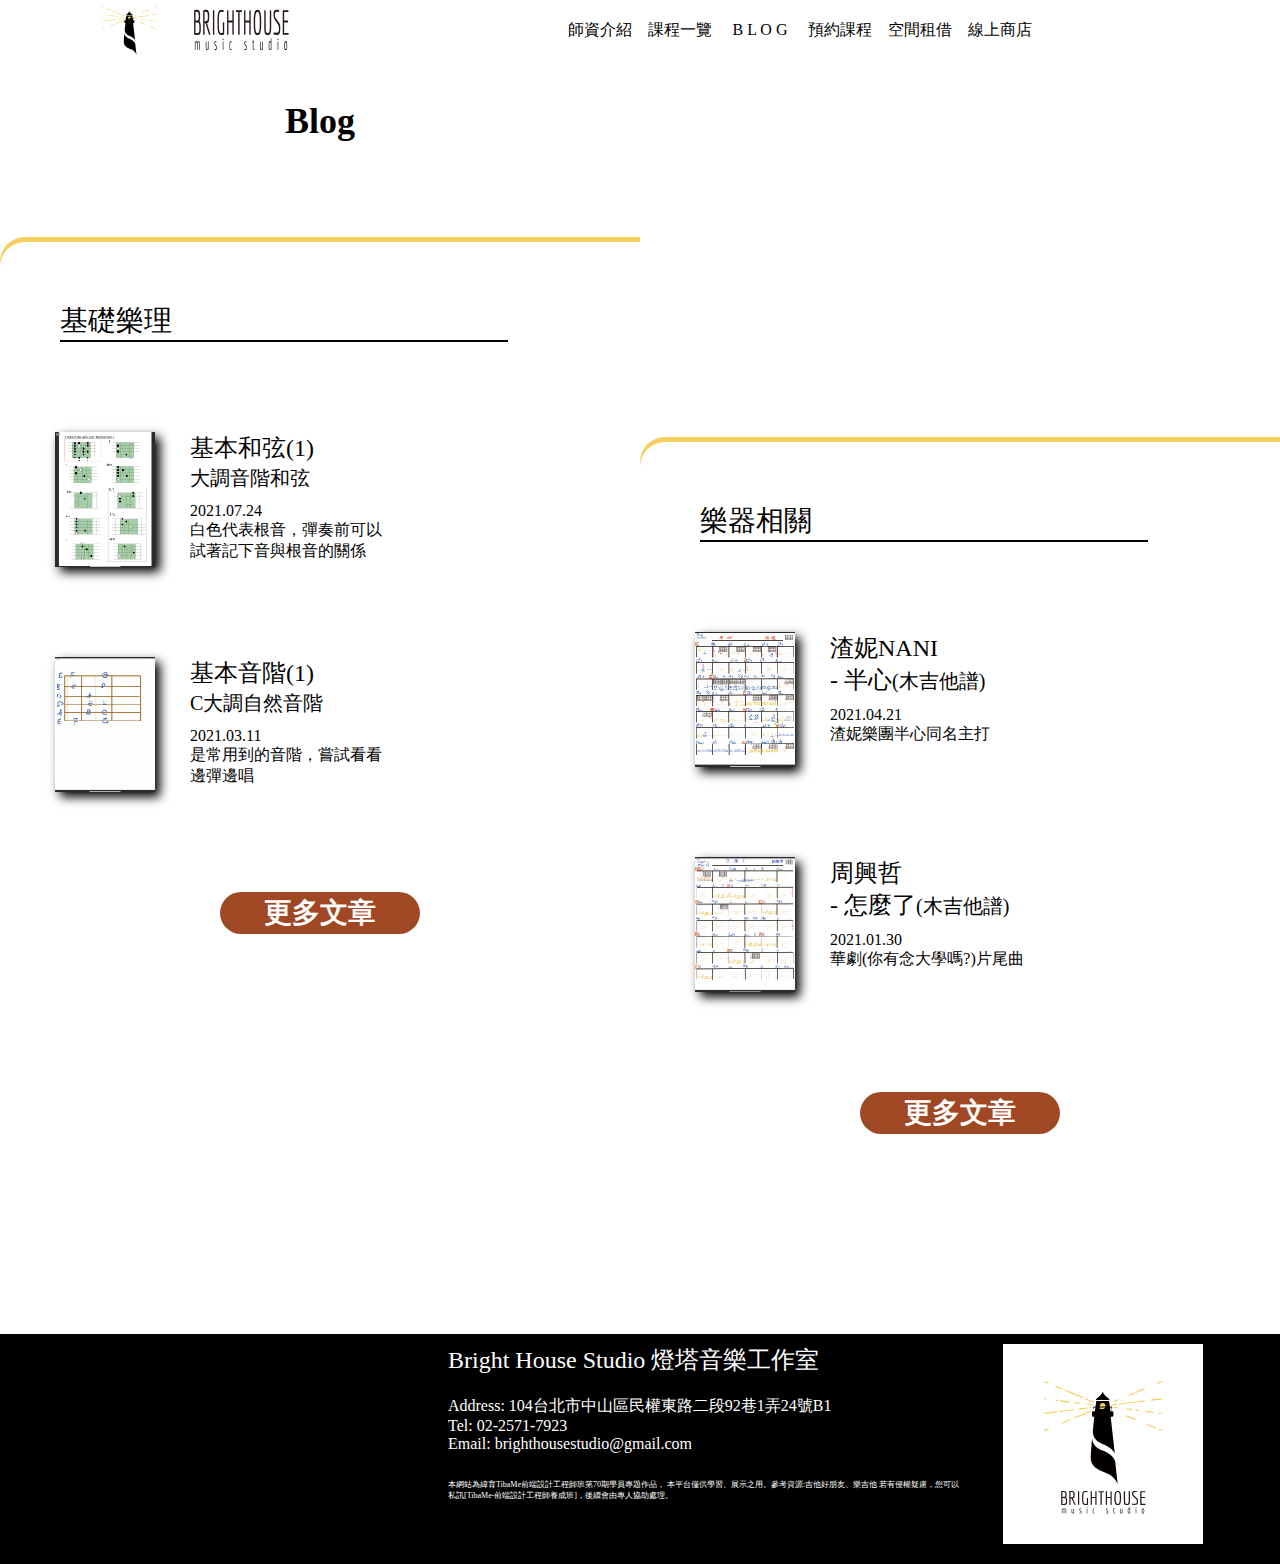
<file: blog.html>
<!DOCTYPE html>
<html lang="zh-Hant">
<head>
    <meta charset="UTF-8">
    <meta http-equiv="X-UA-Compatible" content="IE=edge">
    <meta name="viewport" content="width=device-width, initial-scale=1.0">
    <title>BLOG</title>
    <link href="common/blog.css" rel="stylesheet">
</head>
<body>
    <header class="header">
        <div class="header_nav">
            <a href="./index.html"><div class="nav nav1"><div class="img"><img src="./images/Brighthouse only_logo.svg"></div></div></a>
            <a href="./index.html"><div class="nav nav2"><div class="img"><img src="./images/Brighthouse text_CMYK.svg"></div></div></a>
            <div class="nav"></div>
            <div class="nav"></div>
            <div class="nav"></div>
            <a href="./teacher.html"><div class="nav">師資介紹</div></a>
            <a href="./class.html"><div class="nav">課程一覽</div></a>
            <a href="./blog.html"><div class="nav">B L O G</div></a>
            <a href="./dateclass.html"><div class="nav">預約課程</div></a>
            <a href="./rentplace.html"><div class="nav">空間租借</div></a>
            <a href="./stone.html"><div class="nav">線上商店</div></a>
            <div class="nav"></div>
            <!-- <div class="nav"></div> -->
            <!-- <div class="nav"></div> -->
            <div class="nav_buger">
                <button class="hamburger hamburger--elastic" type="button">
                    <span class="hamburger-box">
                        <span class="hamburger-inner">
                        </span>
                    </span>
                </button>
            </div>
        </div>
        <div class="main_nav20">
            <div class="header_nav20">
                <a href="./teacher.html"><div class="nav20">師資介紹</div></a>
                <a href="./class.html"><div class="nav20">課程一覽</div></a>
                <a href="./blog.html"><div class="nav20">B L O G</div></a>
                <a href="./dateclass.html"><div class="nav20">預約課程</div></a>
                <a href="./rentplace.html"><div class="nav20">空間租借</div></a>
                <a href="./stone.html"><div class="nav20">線上商店</div></a>
            </div>
        </div>
        
    </header>
    
    
    <main>
        <div class="section_top">
            <div class="title">Blog</div>
        </div>
            
        <div class="section_body">
            <div class="blog">
                <div class="blog_left">
                    <div class="blog_title">基礎樂理</div>
                    <div class="hori_line"></div>
                    <div class="blog_ul">
                        <div class="blog_bg blog_bgl"><img src="./images/tab/100135/patten1.jpg"></div>
                        <div class="blog_title">基本和弦(1)<br><span>大調音階和弦</span>
                        <div class="blog_content">2021.07.24<br>白色代表根音，彈奏前可以<br>試著記下音與根音的關係</div>
                        </div>
                    </div>
                    <div class="blog_ul">
                        <div class="blog_bg blog_bgl2"><img src="./images/tab/100135/patten2.jpg"></div>
                        <div class="blog_title">基本音階(1)<br><span>C大調自然音階</span>
                        <div class="blog_content">2021.03.11<br>是常用到的音階，嘗試看看<br>邊彈邊唱</div>
                        </div>
                    </div>
                    
                    <a href="./blog.html">
                        <div class="button">
                            <span>更多文章</span>
                        </div>
                    </a>
                </div>


                <div class="blog_right">
                    <div class="blog_title">樂器相關</div>
                    <div class="hori_line"></div>
                        <div class="blog_ul">
                            <div class="blog_bg blog_bgr"><img src="./images/tab/100135/p2.jpg"></div>
                            <div class="blog_title">渣妮NANI<br>- 半心<span>(木吉他譜)</span>
                                <div class="blog_content">2021.04.21<br>渣妮樂團半心同名主打</div>
                            </div>
                        </div>
                        <div class="blog_ul">
                            <div class="blog_bg blog_bgr2"><img src="./images/tab/100135/p1.jpg"></div>
                            <div class="blog_title">周興哲<br>- 怎麼了<span>(木吉他譜)</span>
                                <div class="blog_content">2021.01.30<br>華劇(你有念大學嗎?)片尾曲</div>
                            </div>
                        </div>
                        <a href="./blog.html">
                            <div class="button">
                                <span>更多文章</span>
                            </div>
                        </a>
                    </div>
                    
                </div>
            
            
            
            
            </div>    
        </div>
    </main>
    <script src="https://ajax.googleapis.com/ajax/libs/jquery/3.6.0/jquery.min.js"></script>
    <script src="./js/header.js"></script>
    <footer> 
        <div class="footer">
            <div class="footer_left">>
                <div class="map"><iframe src="https://www.google.com/maps/embed?pb=!1m18!1m12!1m3!1d3614.1935907497336!2d121.53022611405326!3d25.061426843347515!2m3!1f0!2f0!3f0!3m2!1i1024!2i768!4f13.1!3m3!1m2!1s0x3442a909204797d1%3A0x7a287037d2de813e!2zQnJpZ2h0IEhvdXNlIE11c2ljIFN0dWRpbyDpn7PmqII!5e0!3m2!1sen!2stw!4v1629341701657!5m2!1sen!2stw" width="100%" height="100%" style="border:0;" allowfullscreen="" loading="lazy"></iframe>;
                </scr></div>
            </div>
            <div class="footer_middle">
                <div class="footer_title">Bright House Studio 燈塔音樂工作室
                    <div class="footer_content">
                            <div>Address:  104台北市中山區民權東路二段92巷1弄24號B1</div>
                            <div>Tel:  02-2571-7923</div>
                            <div>Email:  brighthousestudio@gmail.com</div>
                            <div style="margin-top: 5%; font-size: 8px; word-wrap:normal;">本網站為緯育TibaMe前端設計工程師班第70期學員專題作品， 本平台僅供學習、展示之用。參考資源:吉他好朋友、樂吉他
                                若有侵權疑慮，您可以私訊[TibaMe-前端設計工程師養成班]，後續會由專人協助處理。</div>
                    </div>
                </div>
            </div>
            <div class="footer_right">>
                <div class="logo_block">
                    <div class="logo_bg"><img src="./images/Brighthouse logo_CMYK200.svg"></div>
                </div>
            </div>
        </div>
    </footer>
</body>
</html>
</file>
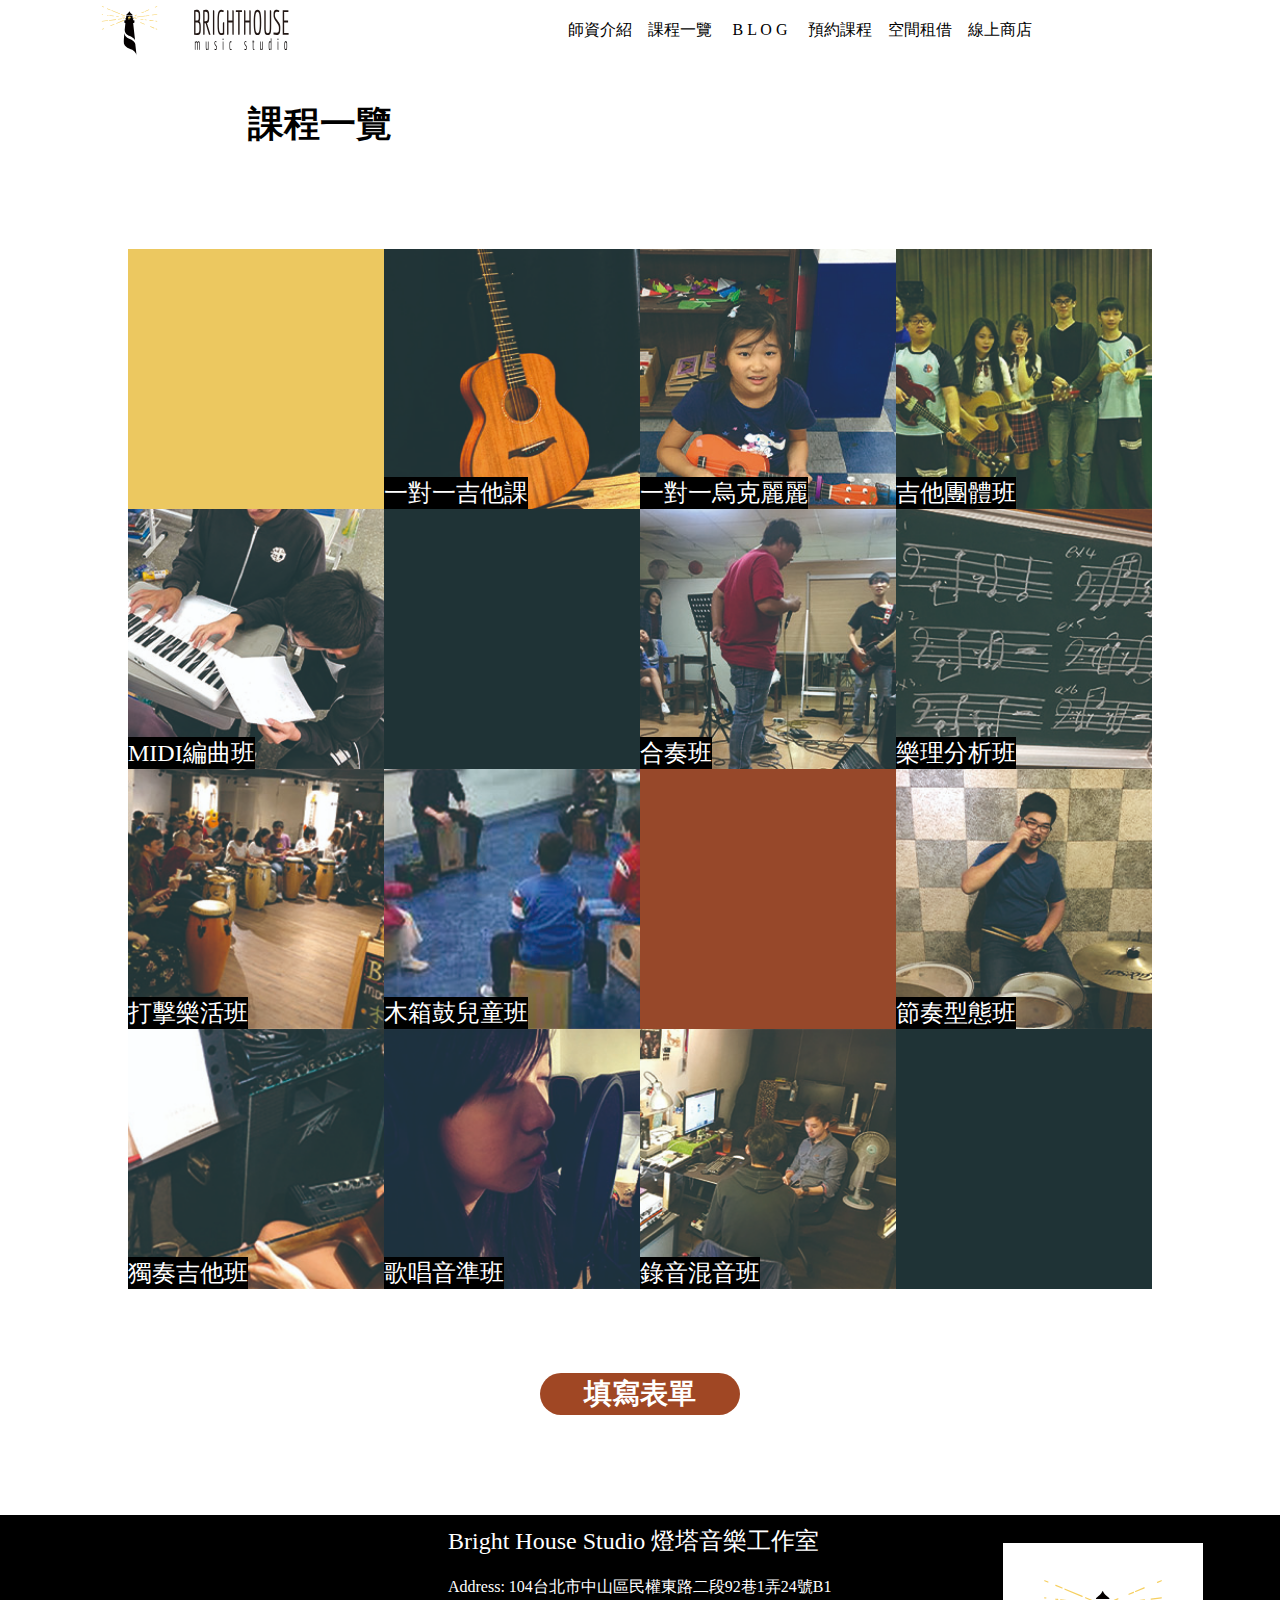
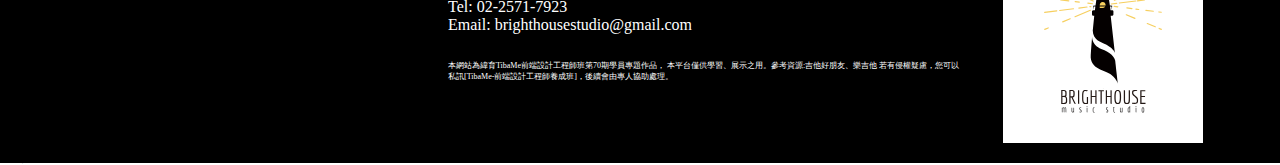
<file: class.html>
<!DOCTYPE html>
<html lang="zh-Hant">
<head>
    <meta charset="UTF-8">
    <meta http-equiv="X-UA-Compatible" content="IE=edge">
    <meta name="viewport" content="width=device-width, initial-scale=1.0">
    <title>課程一覽</title>
    <link href="common/class.css" link rel="stylesheet">

</head>
<body>
    <header class="header">
        <div class="header_nav">
            <a href="./index.html"><div class="nav nav1"><div class="img"><img src="./images/Brighthouse only_logo.svg"></div></div></a>
            <a href="./index.html"><div class="nav nav2"><div class="img"><img src="./images/Brighthouse text_CMYK.svg"></div></div></a>
            <div class="nav"></div>
            <div class="nav"></div>
            <div class="nav"></div>
            <a href="./teacher.html"><div class="nav">師資介紹</div></a>
            <a href="./class.html"><div class="nav">課程一覽</div></a>
            <a href="./blog.html"><div class="nav">B L O G</div></a>
            <a href="./dateclass.html"><div class="nav">預約課程</div></a>
            <a href="./rentplace.html"><div class="nav">空間租借</div></a>
            <a href="./stone.html"><div class="nav">線上商店</div></a>
            <div class="nav"></div>
            <!-- <div class="nav"></div> -->
            <!-- <div class="nav"></div> -->
            <div class="nav_buger">
                <button class="hamburger hamburger--elastic" type="button">
                    <span class="hamburger-box">
                        <span class="hamburger-inner">
                        </span>
                    </span>
                </button>
            </div>
        </div>
        <div class="main_nav20">
            <div class="header_nav20">
                <a href="./teacher.html"><div class="nav20">師資介紹</div></a>
                <a href="./class.html"><div class="nav20">課程一覽</div></a>
                <a href="./blog.html"><div class="nav20">B L O G</div></a>
                <a href="./dateclass.html"><div class="nav20">預約課程</div></a>
                <a href="./rentplace.html"><div class="nav20">空間租借</div></a>
                <a href="./stone.html"><div class="nav20">線上商店</div></a>
            </div>
        </div>
        
    </header>
    
    
    <main>
        <div class="section_top">
            <div class="title">課程一覽</div>
        </div>
        <div class="section_body">
            <div class="all_class">
                <div class="class_block block_none">
                    <div class="class_bg bg1"><img src="./images/class/yellow.jpg">
                        <div class="class_title"></div>
                    </div>
                </div>
                <div class="class_block">
                    <div class="class_bg"><img src="./images/class/1.jpg">
                        <div class="class_title">一對一吉他課</div>
                    </div>
                </div>
                <div class="class_block">
                    <div class="class_bg"><img src="images/class/2.jpg">
                        <div class="class_title">一對一烏克麗麗</div>
                    </div>
                </div>
                <div class="class_block">
                    <div class="class_bg"><img src="images/class/3.jpg">
                        <div class="class_title">吉他團體班</div>
                    </div>
                </div>
                <div class="class_block">
                    <div class="class_bg"><img src="images/class/4.jpg">
                        <div class="class_title">MIDI編曲班</div>
                    </div>
                </div>    
                <div class="class_block block_none">
                    <div class="class_bg"><img src="./images/class/black.jpg">
                        <div class="class_title"></div>
                    </div>
                </div>
                <div class="class_block">
                    <div class="class_bg"><img src="images/class/5.jpg">
                        <div class="class_title">合奏班</div>
                    </div>
                </div>
                <div class="class_block">
                    <div class="class_bg"><img src="images/class/6.jpg">
                        <div class="class_title">樂理分析班</div>
                    </div>    
                </div>
                <div class="class_block">
                    <div class="class_bg"><img src="images/class/7.jpg">
                        <div class="class_title">打擊樂活班</div>
                    </div>
                </div>
                <div class="class_block">
                    <div class="class_bg"><img src="images/class/8.jpg">
                        <div class="class_title">木箱鼓兒童班</div>
                    </div>
                </div>
                <div class="class_block block_none">
                    <div class="class_bg  bg2"><img src="./images/class/brown.jpg">
                        <div class="class_title"></div>
                    </div>
                </div>
                <div class="class_block">
                    <div class="class_bg"><img src="images/class/9.jpg">
                        <div class="class_title">節奏型態班</div>
                    </div>
                </div> 
                <div class="class_block">
                    <div class="class_bg"><img src="images/class/10.jpg">
                        <div class="class_title">獨奏吉他班</div>
                    </div>
                </div> 
                <div class="class_block">
                    <div class="class_bg"><img src="images/class/11.jpg">
                        <div class="class_title">歌唱音準班</div>
                    </div>
                </div>
                <div class="class_block">
                    <div class="class_bg"><img src="images/class/12.jpg">
                        <div class="class_title">錄音混音班</div>
                    </div>
                </div>
                <div class="class_block block_none">
                    <div class="class_bg"><img src="./images/class/black.jpg">
                        <div class="class_title"></div>
                    </div>
                </div>
            </div>    
        </div>    
        <div class="section_bottom">
            <a href="./blog.html">
                <div class="button">
                    <span>填寫表單</span>
                </div>
            </a>
        </div>
    </main>
    <script src="https://ajax.googleapis.com/ajax/libs/jquery/3.6.0/jquery.min.js"></script>
    <script src="./js/header.js"></script>
    <footer> 
        <div class="footer">
            <div class="footer_left">>
                <div class="map"><iframe src="https://www.google.com/maps/embed?pb=!1m18!1m12!1m3!1d3614.1935907497336!2d121.53022611405326!3d25.061426843347515!2m3!1f0!2f0!3f0!3m2!1i1024!2i768!4f13.1!3m3!1m2!1s0x3442a909204797d1%3A0x7a287037d2de813e!2zQnJpZ2h0IEhvdXNlIE11c2ljIFN0dWRpbyDpn7PmqII!5e0!3m2!1sen!2stw!4v1629341701657!5m2!1sen!2stw" width="100%" height="100%" style="border:0;" allowfullscreen="" loading="lazy"></iframe>;
                </scr></div>
            </div>
            <div class="footer_middle">
                <div class="footer_title">Bright House Studio 燈塔音樂工作室
                    <div class="footer_content">
                            <div>Address:  104台北市中山區民權東路二段92巷1弄24號B1</div>
                            <div>Tel:  02-2571-7923</div>
                            <div>Email:  brighthousestudio@gmail.com</div>
                            <div style="margin-top: 5%; font-size: 8px; word-wrap:normal;">本網站為緯育TibaMe前端設計工程師班第70期學員專題作品， 本平台僅供學習、展示之用。參考資源:吉他好朋友、樂吉他
                                若有侵權疑慮，您可以私訊[TibaMe-前端設計工程師養成班]，後續會由專人協助處理。</div>
                    </div>
                </div>
            </div>
            <div class="footer_right">>
                <div class="logo_block">
                    <div class="logo_bg"><img src="./images/Brighthouse logo_CMYK200.svg"></div>
                </div>
            </div>
        </div>
    </footer>
</body>
</html>
</file>
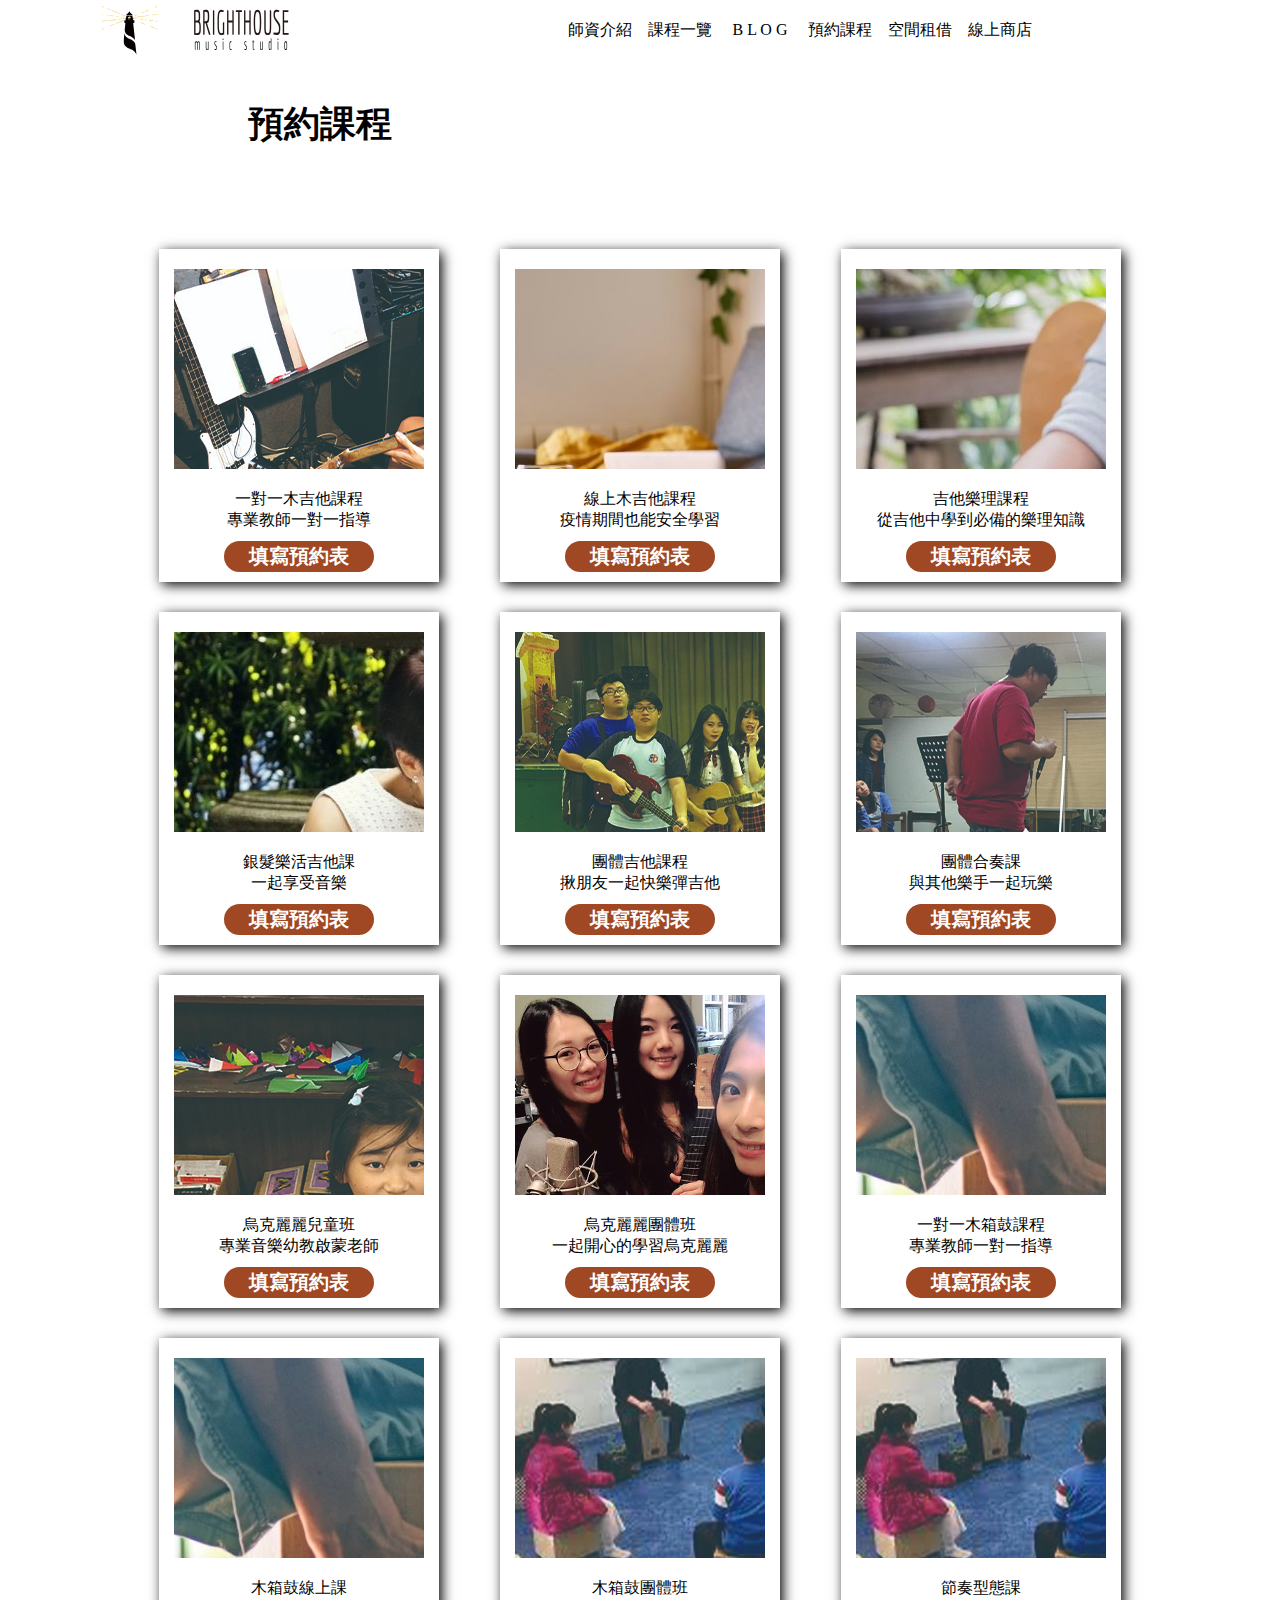
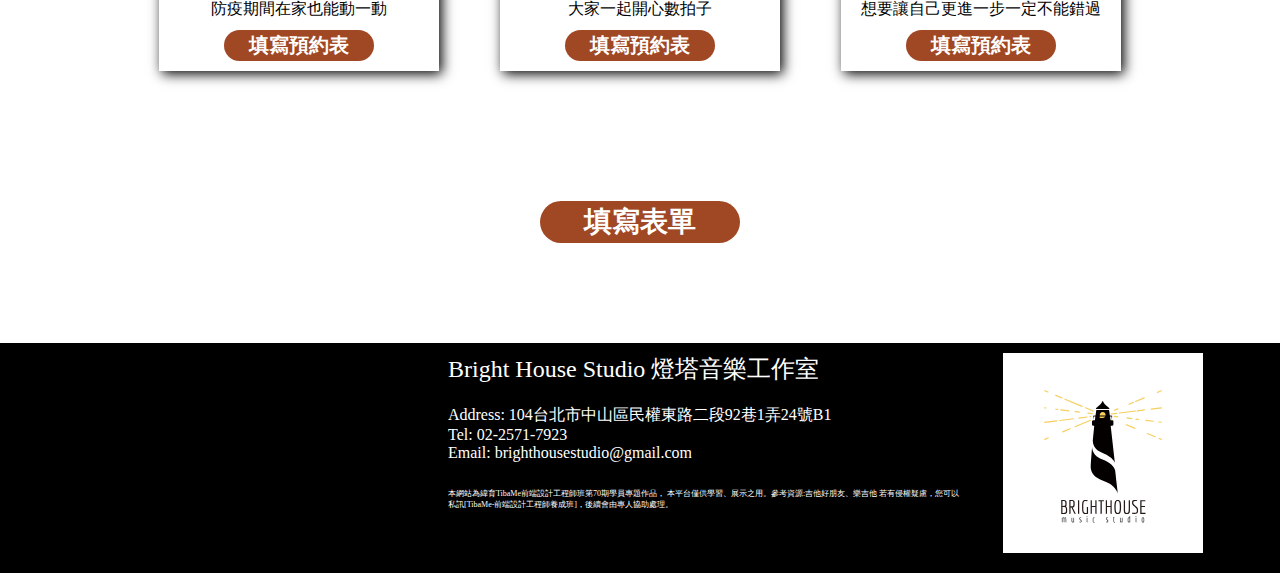
<file: dateclass.html>
<!DOCTYPE html>
<html lang="zh-Hant">
<head>
    <meta charset="UTF-8">
    <meta http-equiv="X-UA-Compatible" content="IE=edge">
    <meta name="viewport" content="width=device-width, initial-scale=1.0">
    <title>預約課程</title>
    <link href="common/dateclass.css" rel="stylesheet">
</head>
<body>
    <header class="header">
        <div class="header_nav">
            <a href="./index.html"><div class="nav nav1"><div class="img"><img src="./images/Brighthouse only_logo.svg"></div></div></a>
            <a href="./index.html"><div class="nav nav2"><div class="img"><img src="./images/Brighthouse text_CMYK.svg"></div></div></a>
            <div class="nav"></div>
            <div class="nav"></div>
            <div class="nav"></div>
            <a href="./teacher.html"><div class="nav">師資介紹</div></a>
            <a href="./class.html"><div class="nav">課程一覽</div></a>
            <a href="./blog.html"><div class="nav">B L O G</div></a>
            <a href="./dateclass.html"><div class="nav">預約課程</div></a>
            <a href="./rentplace.html"><div class="nav">空間租借</div></a>
            <a href="./stone.html"><div class="nav">線上商店</div></a>
            <div class="nav"></div>
            <!-- <div class="nav"></div> -->
            <!-- <div class="nav"></div> -->
            <div class="nav_buger">
                <button class="hamburger hamburger--elastic" type="button">
                    <span class="hamburger-box">
                        <span class="hamburger-inner">
                        </span>
                    </span>
                </button>
            </div>
        </div>
        <div class="main_nav20">
            <div class="header_nav20">
                <a href="./teacher.html"><div class="nav20">師資介紹</div></a>
                <a href="./class.html"><div class="nav20">課程一覽</div></a>
                <a href="./blog.html"><div class="nav20">B L O G</div></a>
                <a href="./dateclass.html"><div class="nav20">預約課程</div></a>
                <a href="./rentplace.html"><div class="nav20">空間租借</div></a>
                <a href="./stone.html"><div class="nav20">線上商店</div></a>
            </div>
        </div>
        
    </header>
    
    
    
    <main>
        <div class="section_top">
            <div class="title">預約課程</div>
        </div>
            
        <div class="section_body">
            <div class="item">
                <div class="item_block">
                    <div class="item_bg item_bg1"></div>
                    <div class="item_title">一對一木吉他課程<span><br>專業教師一對一指導</span></div>
                    <a href="./blog.html">
                        <div class="item_button">填寫預約表</div> 
                    </a>
                </div>
            </div>
            <div class="item">
                <div class="item_block">
                    <div class="item_bg item_bg2"></div>
                    <div class="item_title">線上木吉他課程<span><br>疫情期間也能安全學習</span></div>
                    <div class="item_button">填寫預約表</div>
                </div>
            </div>
            <div class="item">
                <div class="item_block">
                    <div class="item_bg item_bg3"></div>
                    <div class="item_title">吉他樂理課程<span><br>從吉他中學到必備的樂理知識</span></div>
                    <div class="item_button">填寫預約表</div>
                </div>
            </div>
            <div class="item">
                <div class="item_block">
                <div class="item_bg item_bg4"></div>
                <div class="item_title">銀髮樂活吉他課<span><br>一起享受音樂</span></div>
                <div class="item_button">填寫預約表</div>
                </div>
            </div>
            <div class="item">
                <div class="item_block">
                    <div class="item_bg item_bg5"></div>
                    <div class="item_title">團體吉他課程<span><br>揪朋友一起快樂彈吉他</span></div>
                    <div class="item_button">填寫預約表</div>
                </div>
            </div>
            <div class="item">
                <div class="item_block">
                    <div class="item_bg item_bg6"></div>
                    <div class="item_title">團體合奏課<span><br>與其他樂手一起玩樂</span></div>
                    <div class="item_button">填寫預約表</div>
                </div>
            </div>
            <div class="item">
                <div class="item_block">
                    <div class="item_bg item_bg7"></div>
                    <div class="item_title">烏克麗麗兒童班<span><br>專業音樂幼教啟蒙老師</span></div>
                    <div class="item_button">填寫預約表</div>
                </div>
            </div>
            <div class="item">
                <div class="item_block">
                    <div class="item_bg item_bg8"></div>
                    <div class="item_title">烏克麗麗團體班<span><br>一起開心的學習烏克麗麗</span></div>
                    <div class="item_button">填寫預約表</div>
                </div>
            </div>
            <div class="item">
                <div class="item_block">
                    <div class="item_bg item_bg9"></div>
                    <div class="item_title">一對一木箱鼓課程<span><br>專業教師一對一指導</span></div>
                    <div class="item_button">填寫預約表</div>
                </div>
            </div>
            <div class="item">
                <div class="item_block">
                    <div class="item_bg item_bg10"></div>
                    <div class="item_title">木箱鼓線上課<span><br>防疫期間在家也能動一動</span></div>
                    <div class="item_button">填寫預約表</div>
                </div>
            </div>
            <div class="item">
                <div class="item_block">
                    <div class="item_bg item_bg11"></div>
                    <div class="item_title">木箱鼓團體班<span><br>大家一起開心數拍子</span></div>
                    <div class="item_button">填寫預約表</div>
                </div>
            </div>
            <div class="item">
                <div class="item_block">
                    <div class="item_bg item_bg12"></div>
                    <div class="item_title">節奏型態課<span><br>想要讓自己更進一步一定不能錯過</span></div>
                    <div class="item_button">填寫預約表</div>
                </div>
            </div>
        </div>
        <div class="section_bottom">
            <a href="./blog.html">
                <div class="button">
                    <span>填寫表單</span>
                </div>
            </a>
        </div>
    </main>
    <script src="https://ajax.googleapis.com/ajax/libs/jquery/3.6.0/jquery.min.js"></script>
    <script src="./js/header.js"></script>
    <footer> 
        <div class="footer">
            <div class="footer_left">>
                <div class="map"><iframe src="https://www.google.com/maps/embed?pb=!1m18!1m12!1m3!1d3614.1935907497336!2d121.53022611405326!3d25.061426843347515!2m3!1f0!2f0!3f0!3m2!1i1024!2i768!4f13.1!3m3!1m2!1s0x3442a909204797d1%3A0x7a287037d2de813e!2zQnJpZ2h0IEhvdXNlIE11c2ljIFN0dWRpbyDpn7PmqII!5e0!3m2!1sen!2stw!4v1629341701657!5m2!1sen!2stw" width="100%" height="100%" style="border:0;" allowfullscreen="" loading="lazy"></iframe>;
                </scr></div>
            </div>
            <div class="footer_middle">
                <div class="footer_title">Bright House Studio 燈塔音樂工作室
                    <div class="footer_content">
                            <div>Address:  104台北市中山區民權東路二段92巷1弄24號B1</div>
                            <div>Tel:  02-2571-7923</div>
                            <div>Email:  brighthousestudio@gmail.com</div>
                            <div style="margin-top: 5%; font-size: 8px; word-wrap:normal;">本網站為緯育TibaMe前端設計工程師班第70期學員專題作品， 本平台僅供學習、展示之用。參考資源:吉他好朋友、樂吉他
                                若有侵權疑慮，您可以私訊[TibaMe-前端設計工程師養成班]，後續會由專人協助處理。</div>
                    </div>
                </div>
            </div>
            <div class="footer_right">>
                <div class="logo_block">
                    <div class="logo_bg"><img src="./images/Brighthouse logo_CMYK200.svg"></div>
                </div>
            </div>
        </div>
    </footer>
</body>
</html>
</file>
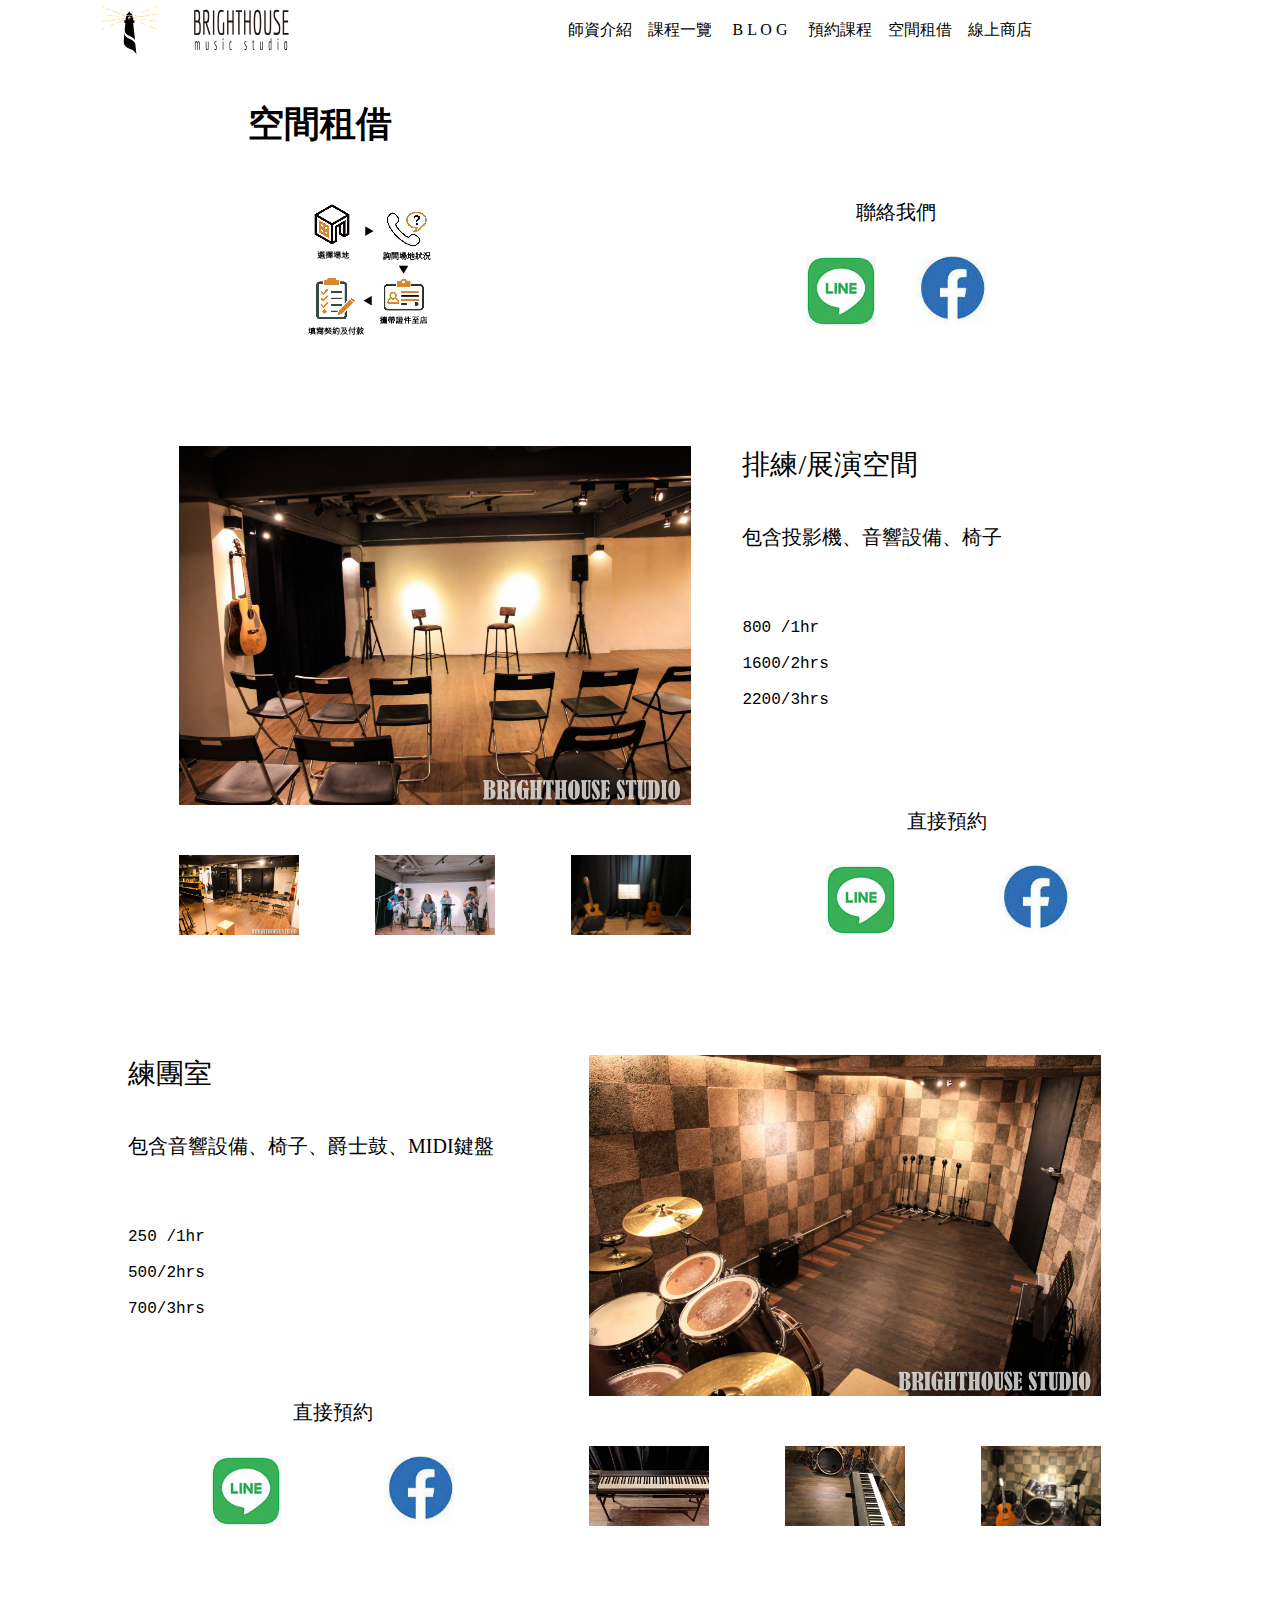
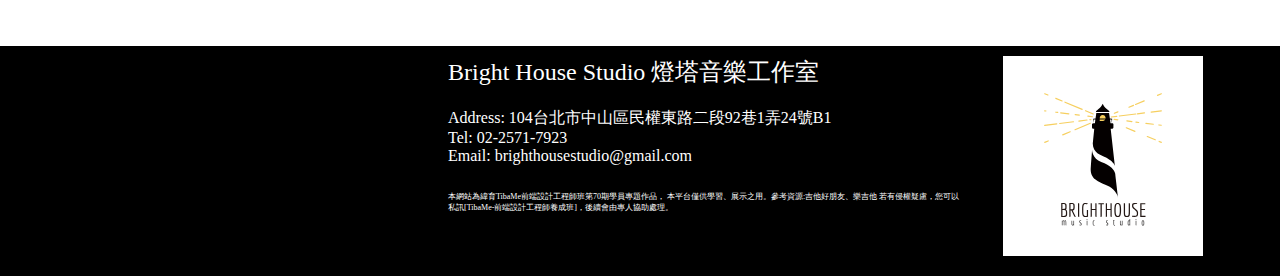
<file: rentplace.html>
<!DOCTYPE html>
<html lang="zh-Hant">
<head>
    <meta charset="UTF-8">
    <meta http-equiv="X-UA-Compatible" content="IE=edge">
    <meta name="viewport" content="width=device-width, initial-scale=1.0">
    <title>空間租借</title>
    <link href="common/rantplace.css" rel="stylesheet">
</head>
<body>
    <header class="header">
        <div class="header_nav">
            <a href="./index.html"><div class="nav nav1"><div class="img"><img src="./images/Brighthouse only_logo.svg"></div></div></a>
            <a href="./index.html"><div class="nav nav2"><div class="img"><img src="./images/Brighthouse text_CMYK.svg"></div></div></a>
            <div class="nav"></div>
            <div class="nav"></div>
            <div class="nav"></div>
            <a href="./teacher.html"><div class="nav">師資介紹</div></a>
            <a href="./class.html"><div class="nav">課程一覽</div></a>
            <a href="./blog.html"><div class="nav">B L O G</div></a>
            <a href="./dateclass.html"><div class="nav">預約課程</div></a>
            <a href="./rentplace.html"><div class="nav">空間租借</div></a>
            <a href="./stone.html"><div class="nav">線上商店</div></a>
            <div class="nav"></div>
            <!-- <div class="nav"></div> -->
            <!-- <div class="nav"></div> -->
            <div class="nav_buger">
                <button class="hamburger hamburger--elastic" type="button">
                    <span class="hamburger-box">
                        <span class="hamburger-inner">
                        </span>
                    </span>
                </button>
            </div>
        </div>
        <div class="main_nav20">
            <div class="header_nav20">
                <a href="./teacher.html"><div class="nav20">師資介紹</div></a>
                <a href="./class.html"><div class="nav20">課程一覽</div></a>
                <a href="./blog.html"><div class="nav20">B L O G</div></a>
                <a href="./dateclass.html"><div class="nav20">預約課程</div></a>
                <a href="./rentplace.html"><div class="nav20">空間租借</div></a>
                <a href="./stone.html"><div class="nav20">線上商店</div></a>
            </div>
        </div>
        
    </header>
    
    
    <main>
        <div class="section_top">
            <div class="title">空間租借</div>
        </div>
        
        <div class="section_body">
            <div class="top">
                <div class="left">
                    <div class="pic">
                        <img src="./images/rentlou.jpg">
                    </div>
                </div>
                <div class="right">
                    <div class="title">聯絡我們</div>
                    <div class="icon">
                        <a href="#"><div class="line"><img src="./images/line.jpg"></div></a>
                        <a href="#"><div class="fb"><img src="./images/fb.jpg"></div></a>
                    </div>
                </div>
            </div>

            <div class="middle">
                <div class="re_left">
                    <div class="room_top">
                        <div class="room_main"><img src="./images/rent/40592200_2271446103127654_5648624692869726208_n.jpg">
                        </div>
                    </div>  
                    <div class="room_bottom">
                        <div class="room">
                            <img src="./images/rent/40620366_2271446149794316_2979156403618316288_n.jpg">
                        </div>
                        <div class="room">
                            <img src="./images/rent/48414321_2146318678721645_5611236285298507776_n.jpg">
                        </div>
                        <div class="room">
                            <img src="./images/rent/S__58220556.jpg">
                        </div>
                    </div>
                </div>
                <div class="re_right">
                    <div class="text_top">
                        <div class="title">排練/展演空間</div>
                        <div class="content">包含投影機、音響設備、椅子
                        </div>
                        <div class="price">
                            <br><pre>800 /1hr</pre>
                            <br><pre>1600/2hrs</pre>
                            <br><pre>2200/3hrs</pre>
                        </div>
                    </div> 
                    <div class="text_bottom">
                            <div class="title">直接預約</div>
                            <div class="icon">
                                <a href="#"><div class="line"><img src="./images/line.jpg"></div></a>
                                <a href="#"><div class="fb"><img src="./images/fb.jpg"></div></a>
                            </div>
                        </div>
                </div>
            </div>


            
            <div class="bottom">
                <div class="tr_left">
                    <div class="text_top">
                        <div class="title">練團室</div>
                        <div class="content">包含音響設備、椅子、爵士鼓、MIDI鍵盤
                        </div>
                        <div class="price">
                            <br><pre>250 /1hr</pre>
                            <br><pre>500/2hrs</pre>
                            <br><pre>700/3hrs</pre>
                        </div>
                    </div> 
                    <div class="text_bottom">
                        <div class="title">直接預約</div>
                        <div class="icon">
                            <a href="#"><div class="line"><img src="./images/line.jpg"></div></a>
                            <a href="#"><div class="fb"><img src="./images/fb.jpg"></div></a>
                        </div>
                    </div>
                </div>
                
                <div class="tr_right">
                    <div class="room_top">
                        <div class="room_main"><img src="./images/rent/40642816_2271450549793876_4749345887837224960_n.jpg">
                        </div>
                    </div>  
                    <div class="room_bottom">
                        <div class="room">
                            <img src="./images/rent/kb.jpg">
                        </div>
                        <div class="room">
                            <img src="./images/rent/train.png">
                        </div>
                        <div class="room">
                            <img src="./images/rent/S__58220557.jpg">
                        </div>
                    </div>
                </div>
            </div>    
        </div> 
    </main>
    <script src="https://ajax.googleapis.com/ajax/libs/jquery/3.6.0/jquery.min.js"></script>
    <script src="./js/header.js"></script>
    <footer> 
        <div class="footer">
            <div class="footer_left">>
                <div class="map"><iframe src="https://www.google.com/maps/embed?pb=!1m18!1m12!1m3!1d3614.1935907497336!2d121.53022611405326!3d25.061426843347515!2m3!1f0!2f0!3f0!3m2!1i1024!2i768!4f13.1!3m3!1m2!1s0x3442a909204797d1%3A0x7a287037d2de813e!2zQnJpZ2h0IEhvdXNlIE11c2ljIFN0dWRpbyDpn7PmqII!5e0!3m2!1sen!2stw!4v1629341701657!5m2!1sen!2stw" width="100%" height="100%" style="border:0;" allowfullscreen="" loading="lazy"></iframe>;
                </scr></div>
            </div>
            <div class="footer_middle">
                <div class="footer_title">Bright House Studio 燈塔音樂工作室
                    <div class="footer_content">
                            <div>Address:  104台北市中山區民權東路二段92巷1弄24號B1</div>
                            <div>Tel:  02-2571-7923</div>
                            <div>Email:  brighthousestudio@gmail.com</div>
                            <div style="margin-top: 5%; font-size: 8px; word-wrap:normal;">本網站為緯育TibaMe前端設計工程師班第70期學員專題作品， 本平台僅供學習、展示之用。參考資源:吉他好朋友、樂吉他
                                若有侵權疑慮，您可以私訊[TibaMe-前端設計工程師養成班]，後續會由專人協助處理。</div>
                    </div>
                </div>
            </div>
            <div class="footer_right">>
                <div class="logo_block">
                    <div class="logo_bg"><img src="./images/Brighthouse logo_CMYK200.svg"></div>
                </div>
            </div>
        </div>
    </footer>
</body>
</html>
</file>
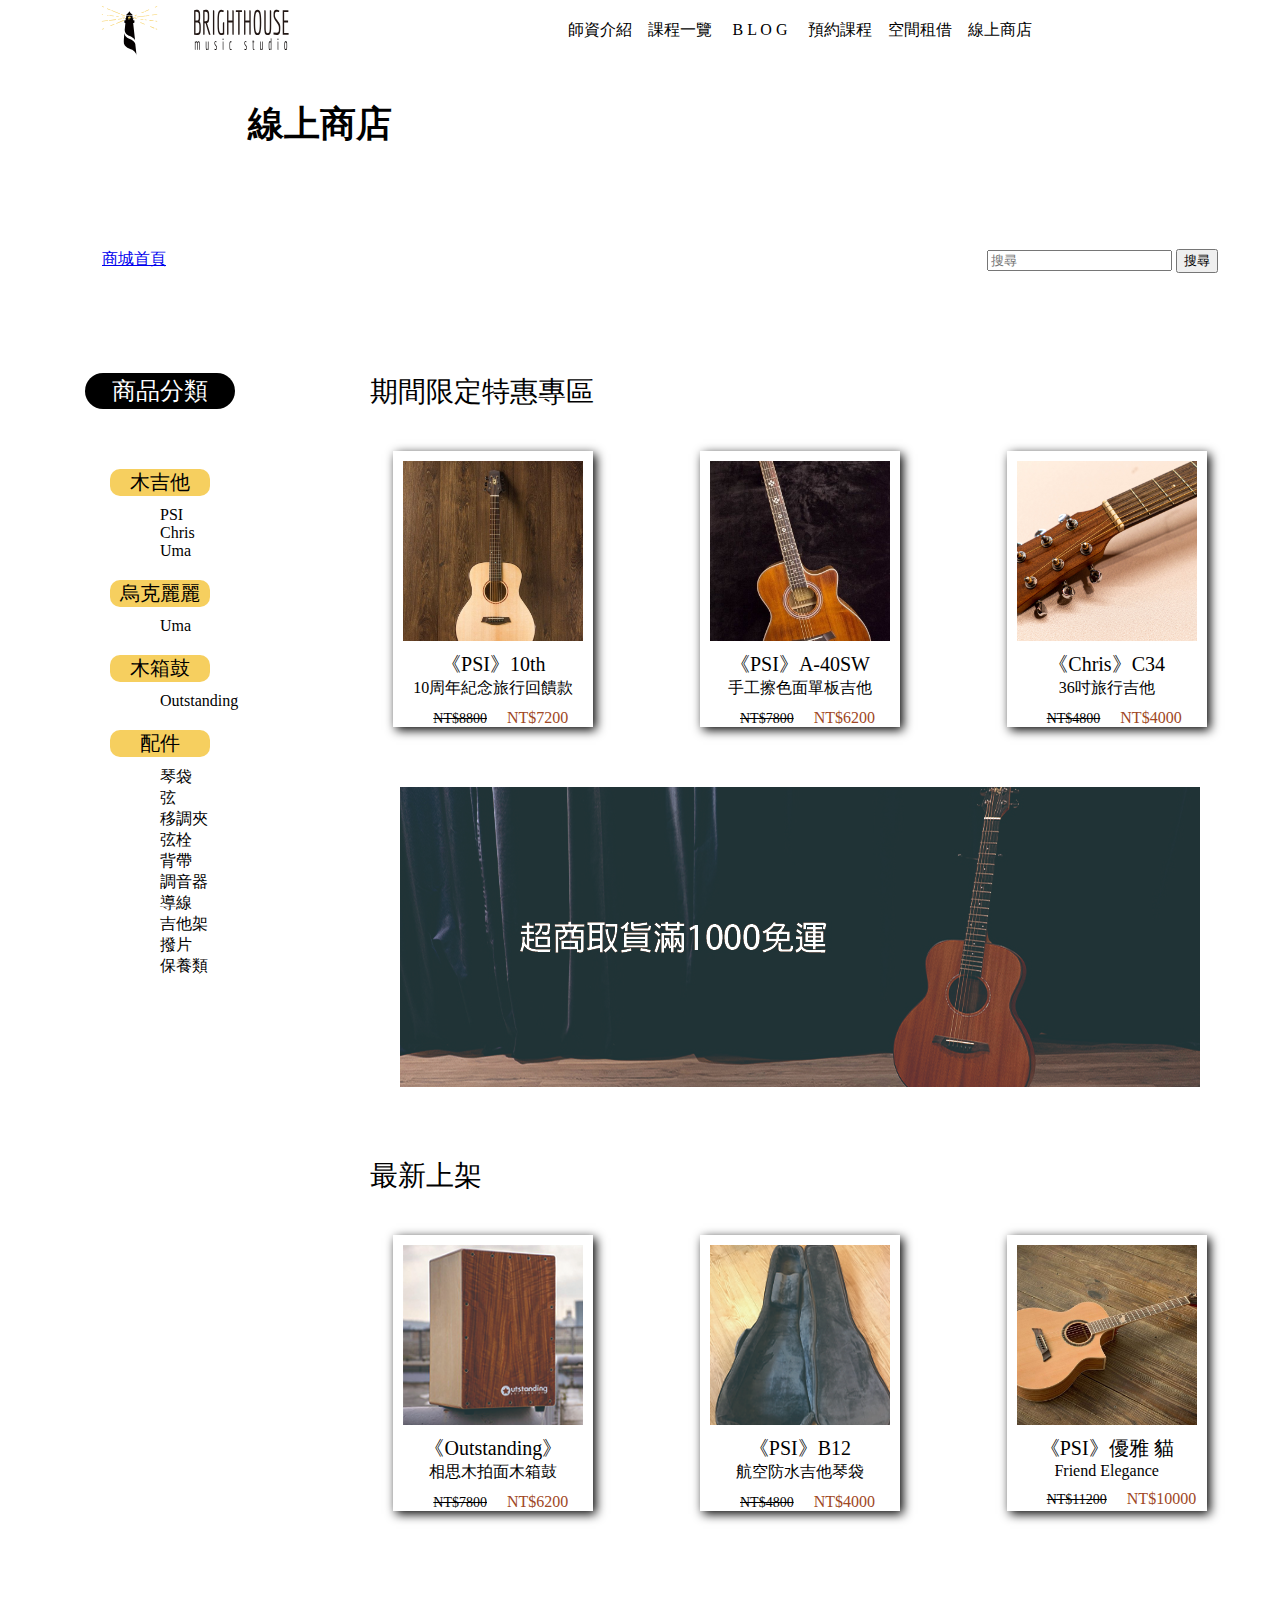
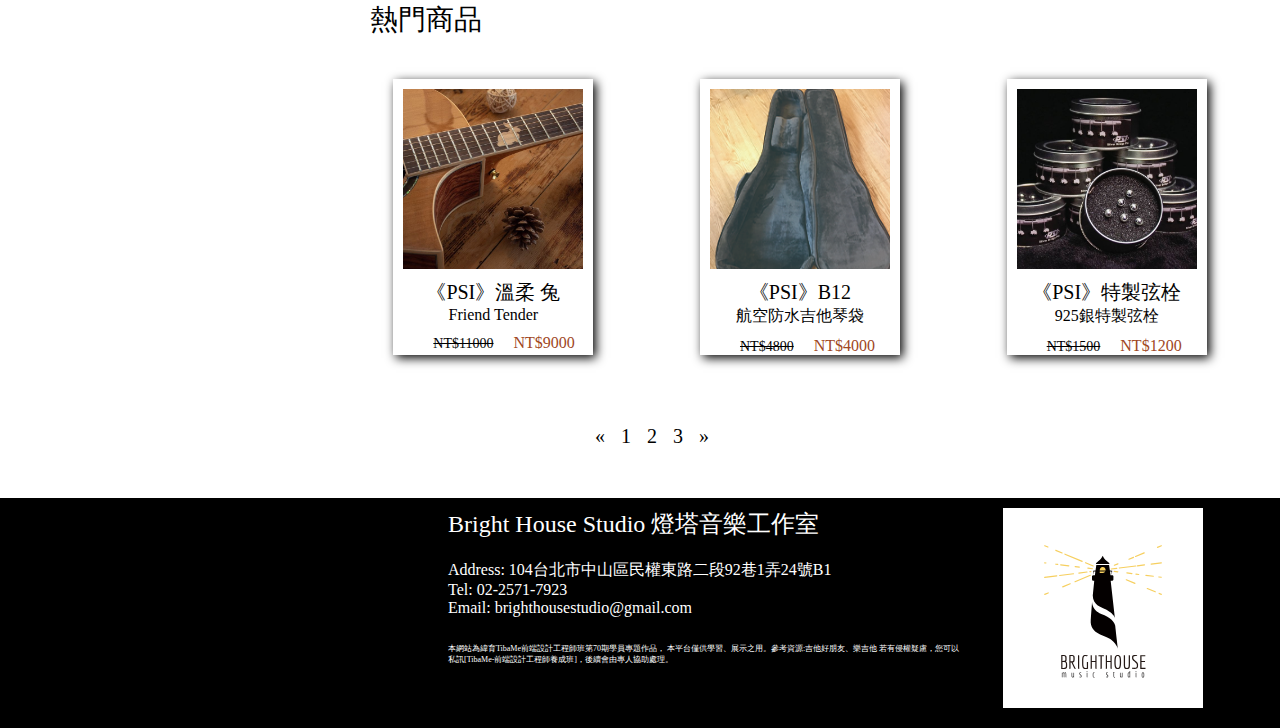
<file: stone.html>
<!DOCTYPE html>
<html lang="zh-Hant">
<head>
    <meta charset="UTF-8">
    <meta http-equiv="X-UA-Compatible" content="IE=edge">
    <meta name="viewport" content="width=device-width, initial-scale=1.0">
    <title>線上商店</title>
    <link href="common/stone.css" rel="stylesheet">
</head>
<body>
    <header class="header">
        <div class="header_nav">
            <a href="./index.html"><div class="nav nav1"><div class="img"><img src="./images/Brighthouse only_logo.svg"></div></div></a>
            <a href="./index.html"><div class="nav nav2"><div class="img"><img src="./images/Brighthouse text_CMYK.svg"></div></div></a>
            <div class="nav"></div>
            <div class="nav"></div>
            <div class="nav"></div>
            <a href="./teacher.html"><div class="nav">師資介紹</div></a>
            <a href="./class.html"><div class="nav">課程一覽</div></a>
            <a href="./blog.html"><div class="nav">B L O G</div></a>
            <a href="./dateclass.html"><div class="nav">預約課程</div></a>
            <a href="./rentplace.html"><div class="nav">空間租借</div></a>
            <a href="./stone.html"><div class="nav">線上商店</div></a>
            <div class="nav"></div>
            <!-- <div class="nav"></div> -->
            <!-- <div class="nav"></div> -->
            <div class="nav_buger">
                <button class="hamburger hamburger--elastic" type="button">
                    <span class="hamburger-box">
                        <span class="hamburger-inner">
                        </span>
                    </span>
                </button>
            </div>
        </div>
        <div class="main_nav20">
            <div class="header_nav20">
                <a href="./teacher.html"><div class="nav20">師資介紹</div></a>
                <a href="./class.html"><div class="nav20">課程一覽</div></a>
                <a href="./blog.html"><div class="nav20">B L O G</div></a>
                <a href="./dateclass.html"><div class="nav20">預約課程</div></a>
                <a href="./rentplace.html"><div class="nav20">空間租借</div></a>
                <a href="./stone.html"><div class="nav20">線上商店</div></a>
            </div>
        </div>
        
    </header>
    
    
    <main>
        <div class="section_top">
            <div class="title">線上商店</div>
        </div>
        
        <div class="section_body">
            <div class="top">
                <nav class="breadcrumb">
                    <ol class="breadcrumb">
                        <li class="bread-item" aria-current="#0"><a href="#">商城首頁</a></li>
                        <form class="search">
                        <input class="search_bar" type="search" placeholder="搜尋" aria-label="Search">
                        <button class="search_button" type="submit">搜尋</button>
                        </form>
                    </ol>
                </nav>
            </div>


            <div class="stone_blog">
                <div class="left">
                    <div class="item_ul">
                        <div class="item_title">商品分類</div>
                        <div class="item_block">
                            <div class="item_t">木吉他</div>
                            <div class="item_content">
                                <a href="#"><div class="item">PSI</div></a>
                                <a href="#"><div class="item">Chris</div></a>
                                <a href="#"><div class="item">Uma</div></a>
                            </div>
                        </div>
                        <div class="item_block">
                            <div class="item_t">烏克麗麗</div>
                            <div class="item_content">
                                <a href="#"><div class="item">Uma</div></a>
                            </div>
                        </div>
                        <div class="item_block">
                            <div class="item_t">木箱鼓</div>
                            <div class="item_content">
                                <a href="#"><div class="item">Outstanding</div></a>
                            </div>
                        </div>
                        <div class="item_block">
                            <div class="item_t">配件</div>
                            <div class="item_content">
                                <a href="#"><div class="item">琴袋</div></a>
                                <a href="#"><div class="item">弦</div></a>
                                <a href="#"><div class="item">移調夾</div></a>
                                <a href="#"><div class="item">弦栓</div></a>
                                <a href="#"><div class="item">背帶</div></a>
                                <a href="#"><div class="item">調音器</div></a>
                                <a href="#"><div class="item">導線</div></a>
                                <a href="#"><div class="item">吉他架</div></a>
                                <a href="#"><div class="item">撥片</div></a>
                                <a href="#"><div class="item">保養類</div></a>
                        </div>
                        </div>
                        <div class="item_block">
                            <a href="#"><div class="item">特價專區</div></a>
                        </div>
                    </div>
                </div>



                <div class="right">
                    <div class="stone_block">
                        <div class="stone_col">
                            <div class="stone_title">期間限定特惠專區</div>
                            <div class="stone_row">
                                <div class="card">
                                    <div class="img"><img src="./images/stone/1-1.jpg"></div>
                                    <div class="name">《PSI》10th</div>
                                    <div class="text"> 10周年紀念旅行回饋款</div>
                                    <div class="o_price">NT$8800</div>
                                    <div class="price">NT$7200</div>
                                </div>    
                                <div class="card">
                                    <div class="img"><img src="./images/stone/1-2.jpg"></div>
                                    <div class="name">《PSI》A-40SW</div>
                                    <div class="text"> 手工擦色面單板吉他</div>
                                    <div class="o_price">NT$7800</div>
                                    <div class="price">NT$6200</div>
                                </div>
                                <div class="card">
                                    <div class="img"><img src="./images/stone/1-3.jpg"></div>
                                    <div class="name">《Chris》C34</div>
                                    <div class="text"> 36吋旅行吉他</div>
                                    <div class="o_price">NT$4800</div>
                                    <div class="price">NT$4000</div>
                                </div>
                            </div>
                        </div>

                        <div class="cost_block">
                            <div class="cost_img"><img src="./images/stone/cost_img.jpg"></div>
                        </div>

                        <div class="stone_col">
                            <div class="stone_title">最新上架</div>
                            <div class="stone_row">
                                <div class="card">
                                    <div class="img"><img src="./images/stone/2-1.jpg"></div>
                                    <div class="name">《Outstanding》</div>
                                    <div class="text"> 相思木拍面木箱鼓</div>
                                    <div class="o_price">NT$7800</div>
                                    <div class="price">NT$6200</div>
                                </div>    
                                <div class="card">
                                    <div class="img"><img src="./images/stone/2-2.jpg"></div>
                                    <div class="name">《PSI》B12</div>
                                    <div class="text"> 航空防水吉他琴袋</div>
                                    <div class="o_price">NT$4800</div>
                                    <div class="price">NT$4000</div>
                                </div>
                                <div class="card">
                                    <div class="img"><img src="./images/stone/2-3.jpg"></div>
                                    <div class="name">《PSI》優雅 貓</div>
                                    <div class="text"> Friend Elegance</div>
                                    <div class="o_price">NT$11200</div>
                                    <div class="price">NT$10000</div>
                                </div>
                            </div>
                        </div>



                        <div class="stone_col">
                            <div class="stone_title">熱門商品</div>
                            <div class="stone_row">
                                <div class="card">
                                    <div class="img"><img src="./images/stone/3-1.jpg"></div>
                                    <div class="name">《PSI》溫柔 兔</div>
                                    <div class="text"> Friend Tender</div>
                                    <div class="o_price">NT$11000</div>
                                    <div class="price">NT$9000</div>
                                </div>    
                                <div class="card">
                                    <div class="img"><img src="./images/stone/2-2.jpg"></div>
                                    <div class="name">《PSI》B12</div>
                                    <div class="text"> 航空防水吉他琴袋</div>
                                    <div class="o_price">NT$4800</div>
                                    <div class="price">NT$4000</div>
                                </div>
                                <div class="card">
                                    <div class="img"><img src="./images/stone/3-3.jpg"></div>
                                    <div class="name">《PSI》特製弦栓</div>
                                    <div class="text"> 925銀特製弦栓</div>
                                    <div class="o_price">NT$1500</div>
                                    <div class="price">NT$1200</div>
                                </div>
                            </div>

                        </div>
                    </div>
                </div>
            </div>
            <nav aria-label="page_block">
                <ul class="page_bar">
                    <li class="page-item">
                        <a class="page-link" href="#" aria-label="Previous">
                        <span aria-hidden="true">&laquo;</span>
                        </a>
                    </li>
                    <li class="page-item"><a class="page-link" href="#">1</a></li>
                    <li class="page-item"><a class="page-link" href="#">2</a></li>
                    <li class="page-item"><a class="page-link" href="#">3</a></li>
                    <li class="page-item">
                        <a class="page-link" href="#" aria-label="Next">
                        <span aria-hidden="true">&raquo;</span>
                        </a>
                    </li>
                </ul>
            </nav>
        </div>
        <script src="https://ajax.googleapis.com/ajax/libs/jquery/3.6.0/jquery.min.js"></script>
        <script src="./js/header.js"></script>
    </main>
    <footer> 
        <div class="footer">
            <div class="footer_left">>
                <div class="map"><iframe src="https://www.google.com/maps/embed?pb=!1m18!1m12!1m3!1d3614.1935907497336!2d121.53022611405326!3d25.061426843347515!2m3!1f0!2f0!3f0!3m2!1i1024!2i768!4f13.1!3m3!1m2!1s0x3442a909204797d1%3A0x7a287037d2de813e!2zQnJpZ2h0IEhvdXNlIE11c2ljIFN0dWRpbyDpn7PmqII!5e0!3m2!1sen!2stw!4v1629341701657!5m2!1sen!2stw" width="100%" height="100%" style="border:0;" allowfullscreen="" loading="lazy"></iframe>;
                </scr></div>
            </div>
            <div class="footer_middle">
                <div class="footer_title">Bright House Studio 燈塔音樂工作室
                    <div class="footer_content">
                            <div>Address:  104台北市中山區民權東路二段92巷1弄24號B1</div>
                            <div>Tel:  02-2571-7923</div>
                            <div>Email:  brighthousestudio@gmail.com</div>
                            <div style="margin-top: 5%; font-size: 8px; word-wrap:normal;">本網站為緯育TibaMe前端設計工程師班第70期學員專題作品， 本平台僅供學習、展示之用。參考資源:吉他好朋友、樂吉他
                                若有侵權疑慮，您可以私訊[TibaMe-前端設計工程師養成班]，後續會由專人協助處理。</div>
                    </div>
                </div>
            </div>
            <div class="footer_right">>
                <div class="logo_block">
                    <div class="logo_bg"><img src="./images/Brighthouse logo_CMYK200.svg"></div>
                </div>
            </div>
        </div>
    </footer>
</body>
</html>
</file>
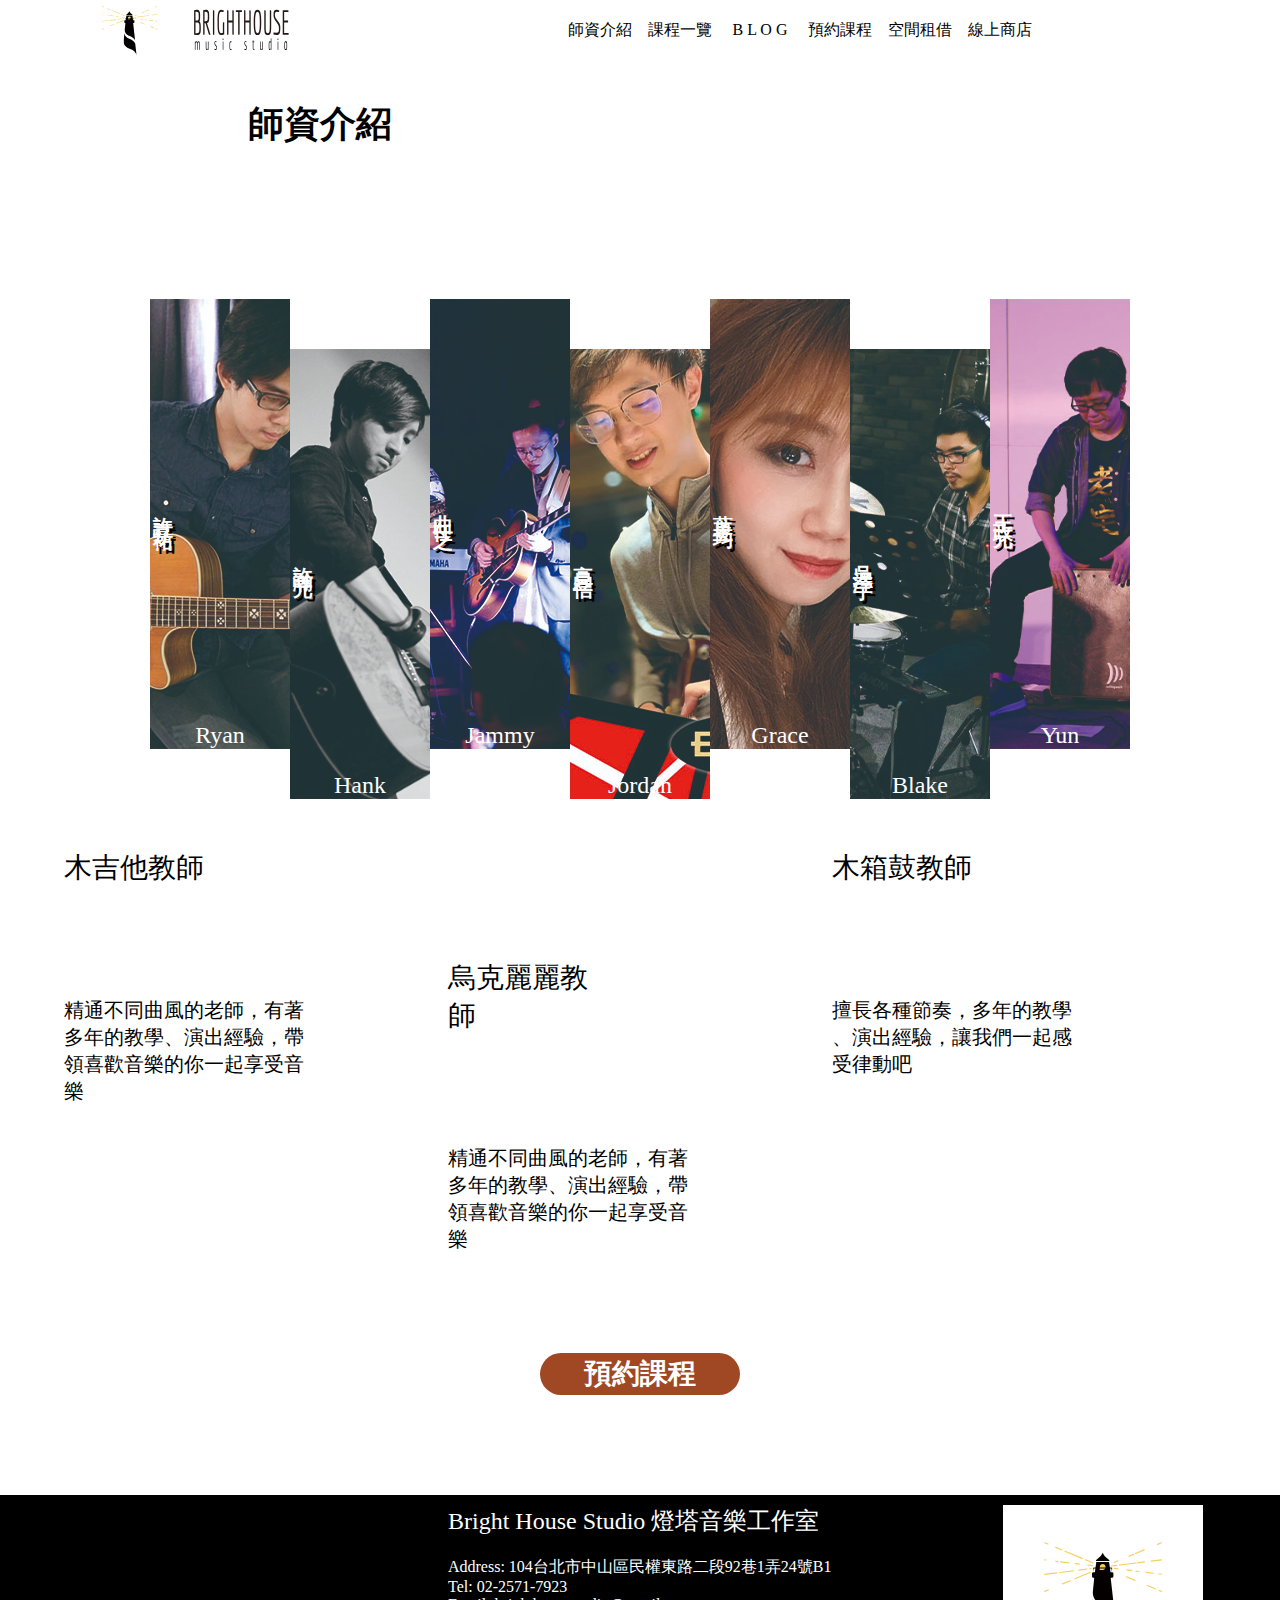
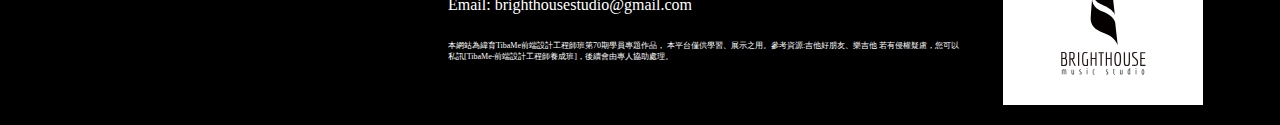
<file: teacher.html>
<!DOCTYPE html>
<html lang="zh-Hant">
<head>
    <meta charset="UTF-8">
    <meta http-equiv="X-UA-Compatible" content="IE=edge">
    <meta name="viewport" content="width=device-width, initial-scale=1.0">
    <title>師資介紹</title>
    <link href="./common/teacher.css" rel="stylesheet">
    
</head>
<body>
    <header class="header">
        <div class="header_nav">
            <a href="./index.html"><div class="nav nav1"><div class="img"><img src="./images/Brighthouse only_logo.svg"></div></div></a>
            <a href="./index.html"><div class="nav nav2"><div class="img"><img src="./images/Brighthouse text_CMYK.svg"></div></div></a>
            <div class="nav"></div>
            <div class="nav"></div>
            <div class="nav"></div>
            <a href="./teacher.html"><div class="nav">師資介紹</div></a>
            <a href="./class.html"><div class="nav">課程一覽</div></a>
            <a href="./blog.html"><div class="nav">B L O G</div></a>
            <a href="./dateclass.html"><div class="nav">預約課程</div></a>
            <a href="./rentplace.html"><div class="nav">空間租借</div></a>
            <a href="./stone.html"><div class="nav">線上商店</div></a>
            <div class="nav"></div>
            <!-- <div class="nav"></div> -->
            <!-- <div class="nav"></div> -->
            <div class="nav_buger">
                <button class="hamburger hamburger--elastic" type="button">
                    <span class="hamburger-box">
                        <span class="hamburger-inner">
                        </span>
                    </span>
                </button>
            </div>
        </div>
        <div class="main_nav20">
            <div class="header_nav20">
                <a href="./teacher.html"><div class="nav20">師資介紹</div></a>
                <a href="./class.html"><div class="nav20">課程一覽</div></a>
                <a href="./blog.html"><div class="nav20">B L O G</div></a>
                <a href="./dateclass.html"><div class="nav20">預約課程</div></a>
                <a href="./rentplace.html"><div class="nav20">空間租借</div></a>
                <a href="./stone.html"><div class="nav20">線上商店</div></a>
            </div>
        </div>
        
    </header>
    
    
    <main>
        <div class="section_top">
            <div class="title">師資介紹</div>
        </div>
        
        <div class="section_body">
            
            <div class="teacher_block">
                <a href="./index.html">
                    <div class="teacher1_bg teacher_bg">
                        <div class="name">許嘉祐</div>
                        <div class="ename">Ryan</div>
                    </div>
                </a>
                <a href="./index.html">
                    <div class="teacher2_bg  teacher_bg">
                        <div class="name">許瀚元</div>
                        <div class="ename">Hank</div>
                    </div>
                </a>
                <a href="./index.html">
                    <div class="teacher3_bg  teacher_bg">
                        <div class="name">曲任之</div>
                        <div class="ename">Jammy</div>
                    </div>
                </a>
                <a href="./index.html">
                    <div class="teacher4_bg  teacher_bg">
                        <div class="name">高昱信</div>
                        <div class="ename">Jordan</div>
                    </div>
                </a>
                <a href="./index.html">
                    <div class="teacher5_bg  teacher_bg">
                        <div class="name">葉昱均</div>
                        <div class="ename">Grace</div>
                    </div>
                </a>
                <a href="./index.html">
                    <div class="teacher6_bg  teacher_bg">
                        <div class="name">吳澤宇</div>
                        <div class="ename">Blake</div>
                    </div>
                </a>
                <a href="./index.html">
                    <div class="teacher7_bg  teacher_bg">
                        <div class="name">王政元</div>
                        <div class="ename">Yun</div>
                    </div>
                </a>
            </div>
            <div class="bottom_block">
                <div class="block">
                    <div class="title">木吉他教師</div>
                    <div class="content">
                        精通不同曲風的老師，有著
                        <br>多年的教學、演出經驗，帶
                        <br>領喜歡音樂的你一起享受音
                        <br>樂
                    </div>
                </div>
            
                <div class="block">
                    <div class="title title2">烏克麗麗教師</div>
                    <div class="content content2">
                        精通不同曲風的老師，有著
                        <br>多年的教學、演出經驗，帶
                        <br>領喜歡音樂的你一起享受音
                        <br>樂
                    </div>
                </div>
                
                <div class="block">
                    <div class="title">木箱鼓教師</div>
                    <div class="content ">
                        擅長各種節奏，多年的教學
                        <br>、演出經驗，讓我們一起感
                        <br>受律動吧
                    </div>
                </div>
            </div>
            
            <a href="./blog.html">
                <div class="button">
                    <span>預約課程</span>
                </div>
            </a>
        </div>
    </main>
    <script src="https://ajax.googleapis.com/ajax/libs/jquery/3.6.0/jquery.min.js"></script>
    <script src="./js/header.js"></script>
    <footer> 
        <div class="footer">
            <div class="footer_left">>
                <div class="map"><iframe src="https://www.google.com/maps/embed?pb=!1m18!1m12!1m3!1d3614.1935907497336!2d121.53022611405326!3d25.061426843347515!2m3!1f0!2f0!3f0!3m2!1i1024!2i768!4f13.1!3m3!1m2!1s0x3442a909204797d1%3A0x7a287037d2de813e!2zQnJpZ2h0IEhvdXNlIE11c2ljIFN0dWRpbyDpn7PmqII!5e0!3m2!1sen!2stw!4v1629341701657!5m2!1sen!2stw" width="100%" height="100%" style="border:0;" allowfullscreen="" loading="lazy"></iframe>;
                </scr></div>
            </div>
            <div class="footer_middle">
                <div class="footer_title">Bright House Studio 燈塔音樂工作室
                    <div class="footer_content">
                            <div>Address:  104台北市中山區民權東路二段92巷1弄24號B1</div>
                            <div>Tel:  02-2571-7923</div>
                            <div>Email:  brighthousestudio@gmail.com</div>
                            <div style="margin-top: 5%; font-size: 8px; word-wrap:normal;">本網站為緯育TibaMe前端設計工程師班第70期學員專題作品， 本平台僅供學習、展示之用。參考資源:吉他好朋友、樂吉他
                                若有侵權疑慮，您可以私訊[TibaMe-前端設計工程師養成班]，後續會由專人協助處理。</div>
                    </div>
                </div>
            </div>
            <div class="footer_right">>
                <div class="logo_block">
                    <div class="logo_bg"><img src="./images/Brighthouse logo_CMYK200.svg"></div>
                </div>
            </div>
        </div>
    </footer>
</body>
</html>
</file>
<file: common/blog.css>
@import "../common/all.css";
@import "../common/header.css";
@import "../common/banner2.css";
@import "../common/footer.css";

@media (min-width: 1200px){
    .section_top{
        margin-top: 100px;
        width: 50%;
    }
    .section_top .title{
        display: block;
        z-index: 1;
        font-size: 36px;
        width:100%;
        text-align: center;
        font-weight: bold;
    }

    .section_body{
        width: 100%;
        display: flex;
        margin: 0 auto;
        flex-direction: column;
        justify-content: space-between;
    }



    /* BLOG 通用 */
    .blog{
        margin: 0 auto;
        display: flex;
        width: 100%;
        /* background-color: #fff; */
    }
    .blog .blog_left{
        display: block;
        width: 50%;
    }
    .blog_left,.blog_right{
        border-top-left-radius: 25px;
        box-shadow: 0px -5px 0px #f6cf5f;
        display: block;
        z-index: 3;
        background-color: #fff;
        padding-bottom: 100px;
        margin-top: 100px;
    }
    .blog .blog_right{
        display: block;
        width: 50%;
        margin-top: 300px;
    }


    .blog_title{
        display: inline-block;
        margin-top: 60px;
        font-size: 28px;
        margin-left: 60px;
    }

    .blog .hori_line{
        display: block;
        border-top: 2px solid black;
        width: 70%;
        margin-left: 60px;
    }

    .blog_bg{
        width: 100px;
        height: 135px;
        margin-left: 55px;
        margin-top: 90px;
        display: inline-block;
        /* box-shadow: 10px 10px 10px rgba(0, 0, 0 ,0,6); */
        box-shadow: 5px 5px 10px black;
    }
    .blog_ul .blog_title{
        width: 50%;
        display: inline-block;
        vertical-align: top;
        font-size: 24px;
        margin-left: 35px;
        margin-top: 90px;
    }
    .blog_ul .blog_title span{
        font-size: 20px;
    }

    .blog .blog_content{
        margin-top:10px;
        font-size: 16px;
    }



    /* 按鈕 */


    .section_body .item_button{
        border-radius: 50px;
        background-color: #A04724;
        display: block;
        margin: 0 auto;
        width: 150px;
        text-align: center;
        align-items: center;
        font-size: 20px;
        padding: 2px;
        font-weight: bold;
        color: white;
    }
    .section_body .item_button{
        margin-top: 10px;
        margin-bottom: 10px;
    }
    .item_button:hover{
        color: #f6cf5f;
    }
    a{
        text-decoration: none;
    }



    .section_body .button{
        border-radius: 50px;
        background-color: #A04724;
        display: block;
        margin: 0 auto;
        width: 200px;
        text-align: center;
        align-items: center;
        font-size: 28px;
        padding: 2px;
        font-weight: bold;
        color: white;
    }
    .section_body .button{
        margin-top: 100px;
        margin-bottom: 100px;
    }
    .button:hover{
        color: #f6cf5f;
    }
}


@media (min-width: 768px) and (max-width: 1199.98px){
    .section_top{
        margin-top: 100px;
        width: 50%;
    }
    .section_top .title{
        display: block;
        z-index: 1;
        font-size: 36px;
        width:100%;
        text-align: center;
        font-weight: bold;
    }

    .section_body{
        width: 100%;
        display: flex;
        margin: 0 auto;
        flex-direction: column;
        justify-content: space-between;
    }



    /* BLOG 通用 */
    .blog{
        margin: 0 auto;
        display: flex;
        width: 100%;
        /* background-color: #fff; */
    }
    .blog .blog_left{
        display: block;
        width: 50%;
    }
    .blog_left,.blog_right{
        border-top-left-radius: 25px;
        box-shadow: 0px -5px 0px #f6cf5f;
        display: block;
        z-index: 3;
        background-color: #fff;
        padding-bottom: 100px;
        margin-top: 100px;
    }
    .blog .blog_right{
        display: block;
        width: 50%;
        margin-top: 300px;
    }


    .blog_title{
        display: inline-block;
        margin-top: 60px;
        font-size: 28px;
        margin-left: 60px;
    }

    .blog .hori_line{
        display: block;
        border-top: 2px solid black;
        width: 70%;
        margin-left: 60px;
    }

    .blog_bg{
        width: 100px;
        height: 135px;
        margin-left: 10%;
        margin-top: 90px;
        display: inline-block;
        /* box-shadow: 10px 10px 10px rgba(0, 0, 0 ,0,6); */
        box-shadow: 5px 5px 10px black;
    }
    .blog_ul .blog_title{
        width: 50%;
        display: inline-block;
        vertical-align: top;
        font-size: 24px;
        margin-left: 5%;
        margin-top: 90px;
    }
    .blog_ul .blog_title span{
        font-size: 20px;
    }

    .blog .blog_content{
        margin-top:10px;
        font-size: 16px;
    }



    /* 按鈕 */


    .section_body .item_button{
        border-radius: 50px;
        background-color: #A04724;
        display: block;
        margin: 0 auto;
        width: 150px;
        text-align: center;
        align-items: center;
        font-size: 20px;
        padding: 2px;
        font-weight: bold;
        color: white;
    }
    .section_body .item_button{
        margin-top: 10px;
        margin-bottom: 10px;
    }
    .item_button:hover{
        color: #f6cf5f;
    }
    a{
        text-decoration: none;
    }



    .section_body .button{
        border-radius: 50px;
        background-color: #A04724;
        display: block;
        margin: 0 auto;
        width: 200px;
        text-align: center;
        align-items: center;
        font-size: 28px;
        padding: 2px;
        font-weight: bold;
        color: white;
    }
    .section_body .button{
        margin-top: 100px;
        margin-bottom: 100px;
    }
    .button:hover{
        color: #f6cf5f;
    }
    div.section3 div.section3_left{
        width: 50%;
    }
    div.section3 div.section3_right{
        width: 50%;
    }
    div.blog div.hori_line{
        width: 70%;
    }

    div.tb3_2{
        display: none;
    }
    div.tb3{
        display: block;
        margin-left: 0;
    }

    div.section3_right div.sr3_block{
        display: block;
    }
    div.img_block div.img{
        display: none;
    }
}







/* BLOG右  基礎樂理 */
@media screen and (max-width: 767.98px){
    .section_top{
        margin-top: 100px;
        width: 50%;
    }
    .section_top .title{
        display: block;
        z-index: 1;
        font-size: 36px;
        width:100%;
        text-align: center;
        font-weight: bold;
    }

    .section_body{
        width: 100%;
        display: flex;
        margin: 0 auto;
        flex-direction: column;
        justify-content: space-between;
    }



    /* BLOG 通用 */
    .blog{
        margin: 0 auto;
        display: flex;
        width: 100%;
        /* background-color: #fff; */
    }
    .blog .blog_left{
        display: block;
        width: 100%;
        margin-top: 50px;
    }
    .blog_left,.blog_right{
        border-top-left-radius: 25px;
        box-shadow: 0px -5px 0px #f6cf5f;
        display: block;
        z-index: 3;
        background-color: #fff;
    }
    .blog .blog_right{
        display: block;
        width: 100%;
    }


    .blog_title{
        display: inline-block;
        margin-top: 60px;
        font-size: 28px;
        margin-left: 60px;
    }

    .blog .hori_line{
        display: block;
        border-top: 2px solid black;
        width: 80%;
        margin: 0 auto;
    }

    .blog_bg{
        width: 100px;
        height: 135px;
        margin-left: 10%;
        margin-top: 90px;
        display: inline-block;
        /* box-shadow: 10px 10px 10px rgba(0, 0, 0 ,0,6); */
        box-shadow: 5px 5px 10px black;
    }
    .blog_ul .blog_title{
        width: 50%;
        display: inline-block;
        vertical-align: top;
        font-size: 24px;
        margin-left: 35px;
        margin-top: 90px;
    }
    .blog_ul .blog_title span{
        font-size: 20px;
    }

    .blog .blog_content{
        text-align: left;
        margin-top:10px;
        font-size: 16px;
    }



    /* 按鈕 */


    .section_body .item_button{
        border-radius: 50px;
        background-color: #A04724;
        display: block;
        margin: 0 auto;
        width: 150px;
        text-align: center;
        align-items: center;
        font-size: 20px;
        padding: 2px;
        font-weight: bold;
        color: white;
    }
    .section_body .item_button{
        margin-top: 10px;
        margin-bottom: 10px;
    }
    .item_button:hover{
        color: #f6cf5f;
    }
    a{
        text-decoration: none;
    }



    .section_body .button{
        border-radius: 50px;
        background-color: #A04724;
        display: block;
        margin: 0 auto;
        width: 200px;
        text-align: center;
        align-items: center;
        font-size: 28px;
        padding: 2px;
        font-weight: bold;
        color: white;
    }
    .section_body .button{
        margin-top: 100px;
        margin-bottom: 100px;
    }
    .button:hover{
        color: #f6cf5f;
    }
    .section_body .blog{
        display: flex;
        flex-direction: column;
        width: 100%;
    }
    .blog_left{
        width: 100%;
        display: block;
    } 
    .blog_right{
        display: block;
        width: 100%;
    }
    .blog_title{
        margin: 0 auto;
        margin-top:110px;
        font-size: 28px;
        text-align: center;
        margin-bottom: 20px;
        margin-left: 10%;
    }
    .blog_left,.blog_right{
        border-top-left-radius: 25px;
        box-shadow: 0px -5px 0px #f6cf5f;
        display: flex;
        flex-direction: row;
        z-index: 3;
        background-color: #fff;
        margin-top: 30px;
        width: 100%;
    }
    .blog .blog_ul{
        width: 80%;
        display: flex;
        justify-content: space-between;
        margin: 0 auto;
    }
}
</file>
<file: common/class.css>
@import "../common/header.css";
@import "../common/banner2.css";
@import "../common/footer.css";



@media (min-width: 1200px){
    main{
        box-sizing: border-box;
        margin: 0 auto;
    }
    div.section_top{
        margin-top: 100px;
        margin-bottom: 100px;
        width: 50%;
    }
    div.section_top div.title{
        display: block;
        z-index: 1;
        font-size: 36px;
        width:100%;
        text-align: center;
        font-weight: bold;
    }

    .section_body{
        width: 80%;
        display: flex;
        margin: 0 auto;
        flex-direction: column;
        justify-content: space-between;
        position: relative;
    }
    
    .section_body::before{
        content:'';
        padding-bottom: 100%;
        display: block;
        width: 100%;
        /* clear: both; */
    }
    .all_class{
        margin: 0 auto;
        display: grid;
        grid-template-columns: 1fr 1fr 1fr 1fr;
        grid-template-rows: 1fr 1fr 1fr 1fr;
        width: 100%;
        height: 100%;
        position: absolute;
        top: 0;
        left: 0;
        z-index: 1;
        background-color: black;

    }
    .class_block{
        width: 100%;
        height: 100%;
        display: flex;
        justify-content: center;
    } 
    .class_block .class_bg{
        position: relative;
        width: 100%;
        height: 100%;
    }
    .class_block .class_bg img{
        width: 100%;
        height: 100%;
        object-fit: cover;
    }
    .class_bg .class_title{
        display: flex;
        justify-content: center;
        font-size: 24px;
        /* font-weight: bold; */
        background-color: black;
        color: white;
        z-index: 5;
        position: absolute;
        bottom: 0;
    }
    .class_block .bg1{
        background-color: #f6cf5f;
        width: 100%;
        height: 100%;
    }
    .class_block .bg2{
        background-color: #A04724;
        width: 100%;
        height: 100%;
    }



    /* 按鈕 */

    .section_bottom{
        margin: 0 auto;
        text-align: center;
    }
    .section_bottom .button{
        display: inline-block;
        border-radius: 50px;
        background-color: #A04724;
        width: 200px;
        font-size: 28px;
        padding: 2px;
        font-weight: bold;
        color: white;
        margin-top: 100px;
        margin-bottom: 100px;
    }
    .button:hover{
        color: #f6cf5f;
    }
    a{
        text-decoration: none;
    }

}




@media (min-width: 768px) and (max-width: 1199.98px){
    main{
        box-sizing: border-box;
        margin: 0 auto;
    }
    div.section_top{
        margin-top: 100px;
        margin-bottom: 100px;
        width: 50%;
    }
    div.section_top div.title{
        display: block;
        z-index: 1;
        font-size: 36px;
        width:100%;
        text-align: center;
        font-weight: bold;
    }

    .section_body{
        width: 80%;
        display: flex;
        margin: 0 auto;
        flex-direction: column;
        justify-content: space-between;
        position: relative;
    }
    
    .section_body::before{
        content:'';
        padding-bottom: 100%;
        display: block;
        width: 100%;
        clear: both;
    }
    .all_class{
        display: flex;
        justify-content: center;
        margin: 0 auto;
        display: grid;
        grid-template-columns: 1fr 1fr 1fr 1fr;
        grid-template-rows: 1fr 1fr 1fr 1fr;
        width: 100%;
        height: 100%;
        position: absolute;
        top: 0;
        left: 0;
        z-index: 1;
        background-color: black;

    }
    .class_block{
        width: 100%;
        height: 100%;
        display: flex;
        justify-content: center;
    } 
    .class_block .class_bg{
        position: relative;
    }
    .class_block .class_bg img{
        width: 100%;
        height: 100%;
        object-fit: cover;
    }
    .class_bg .class_title{
        display: flex;
        justify-content: center;
        font-size: 20px;
        background-color: black;
        color: white;
        z-index: 5;
        position: absolute;
        bottom: 0;
    }
    .class_block .bg1{
        background-color: #f6cf5f;
        width: 100%;
        height: 100%;
    }
    .class_block .bg2{
        background-color: #A04724;
        width: 100%;
        height: 100%;
    }



    /* 按鈕 */

    .section_bottom{
        margin: 0 auto;
        text-align: center;
    }
    .section_bottom .button{
        display: inline-block;
        border-radius: 50px;
        background-color: #A04724;
        width: 200px;
        font-size: 28px;
        padding: 2px;
        font-weight: bold;
        color: white;
        margin-top: 100px;
        margin-bottom: 100px;
    }
    .button:hover{
        color: #f6cf5f;
    }
    a{
        text-decoration: none;
    }
}    


@media (max-width: 767.98px){
    main{
        box-sizing: border-box;
        margin: 0 auto;
    }
    div.section_top{
        margin-top: 100px;
        margin-bottom: 100px;
        width: 50%;
    }
    div.section_top div.title{
        display: block;
        z-index: 1;
        font-size: 36px;
        width:100%;
        text-align: center;
        font-weight: bold;
    }

    .section_body{
        width: 80%;
        display: flex;
        margin: 0 auto;
        flex-direction: column;
        justify-content: space-between;
        position: relative;
    }
    
    .section_body::before{
        content:'';
        padding-bottom: 100%;
        display: block;
        width: 100%;
        /* clear: both; */
    }
    .class_block .bg1{
        background-color: #f6cf5f;
        width: 100%;
        height: 100%;
    }
    .class_block .bg2{
        background-color: #A04724;
        width: 100%;
        height: 100%;
    }
    .all_class{
    display: flex;
    justify-content: center;
    margin: 0 auto;
    display: grid;
    grid-template-columns: 1fr 1fr 1fr ;
    grid-template-rows: 1fr 1fr 1fr 1fr;
    width: 100%;
    height: 100%;
    position: absolute;
    top: 0;
    left: 0;
    z-index: 1;
    background-color: black;
    }
    .class_block{
        width: 100%;
        height: 100%;
        display: flex;
        justify-content: center;
    } 
    .block_none{
        display: none;
    }
    .class_block .class_bg{
        position: relative;
    }
    .class_block .class_bg img{
        width: 100%;
        height: 100%;
        object-fit: cover;
    }
    .class_bg .class_title{
        display: flex;
        justify-content: center;
        font-size: 16px;
        background-color: black;
        color: white;
        z-index: 5;
        position: absolute;
        bottom: 0;
    }
    



    /* 按鈕 */

    .section_bottom{
        margin: 0 auto;
        margin-top: 100px;
        text-align: center;
    }
    .section_bottom .button{
        display: inline-block;
        border-radius: 50px;
        background-color: #A04724;
        width: 200px;
        font-size: 28px;
        padding: 2px;
        font-weight: bold;
        color: white;
        margin-top: 100px;
        margin-bottom: 100px;
    }
    .button:hover{
        color: #f6cf5f;
    }
    a{
        text-decoration: none;
    }
}
</file>
<file: common/dateclass.css>
@import "../common/all.css";
@import "../common/header.css";
@import "../common/banner2.css";
@import "../common/footer.css";





div.section_top{
    margin-top: 100px;
    margin-bottom: 100px;
    width: 50%;
}
div.section_top div.title{
    display: block;
    z-index: 1;
    font-size: 36px;
    width:100%;
    text-align: center;
    font-weight: bold;
}

div.bg{
    position: flex;
    /* width: 1200px; */
    z-index: -1;
}
/* div.bg div.left{
    position: absolute;
    width: 640px;
    height: 1220px;
    background-color: #A04724;
    z-index: -1;    
    top:-120px
}
div.bg div.right{
    position: absolute;
    width:560px;
    height: 1100px;
    background-image: url("#");
    z-index: -1;
} */
/* div.bg_bottom{
    position: absolute;
    width: 1200px;
    top: 1100px;
    height: 1200px;
    background-color: black;
    z-index: -1;
} */


/* 課程表單 */
.section_body{
    display: flex;
    flex-wrap: wrap;
    width: 80%;
    margin: 0 auto;
    flex-direction: row;
    justify-content: space-around;
    align-content: space-around;
}
/* 通用 */
.section_body .item_block{
    width: 280px;
    display: flex;
    flex-direction: column;
    align-items: center;
    background-color: white;
    box-shadow: 3px 3px 12px black;
    margin-bottom: 30px;
}
.item_block .item_bg{
    margin-top: 20px;
    width: 250px;
    height: 200px;
    margin-bottom: 20px;
}
div.item_block div.item_title{
    font-size: 16px;
    text-align: center;
}
div.item1_block div.item1_title span{
    font-size: 16px;
}
div.item1_block div.item1_button{
    /* margin-top: 45px; */
    border-radius: 50px;
    border:2px solid black;
    font-size: 24px;
    font-weight: bold;
    width: 165px;
    text-align: center;
    margin-bottom: 15px;
}
/* 圖片 */
.item_block .item_bg1{
    background-image: url("../images/class/class10.jpg");
}
/* item2 */
.item_block .item_bg2{
    background-image: url("../images/online-class1-min.jpg");
}
/* item3 */
.item_block .item_bg3{
    background-image: url("../images/shutterstock_443724343-min-e1569580014716.jpg");
}
/* item4 */
.item_block .item_bg4{
    background-image: url("../images/shutterstock_469972379-2-min-1-e1569574908944.jpg");
}
/* item5 */
.item_block .item_bg5{
    background-image: url("../images/class/class3.jpg");
}
/* item6 */
.item_block .item_bg6{
    background-image: url("../images/class/class5.jpg");
}
/* item7 */
.item_block .item_bg7{
    background-image: url("../images/class/class2.jpg");
}
/* item8 */
.item_block .item_bg8{
    background-image: url("../images/uklele.png");
}
/* item9 */
.item_block .item_bg9{
    background-image: url("../images/online-cajon-class.jpg");
}
/* item10 */
.item_block .item_bg10{
    background-image: url(../images/online-cajon-class.jpg);
}
/* item11 */
.item_block .item_bg11{
    background-image: url(../images/class/class8.jpg);
}
/* item12 */
.item_block .item_bg12{
    background-image: url("../images/class/class8.jpg");
}



/* 按鈕 */


.section_body .item_button{
    border-radius: 50px;
    background-color: #A04724;
    display: block;
    margin: 0 auto;
    width: 150px;
    text-align: center;
    align-items: center;
    font-size: 20px;
    padding: 2px;
    font-weight: bold;
    color: white;
    margin-top: 10px;
    margin-bottom: 10px;
}
.item_button:hover{
    color: #f6cf5f;
}
a{
    text-decoration: none;
}



.section_bottom .button{
    border-radius: 50px;
    background-color: #A04724;
    display: block;
    margin: 0 auto;
    width: 200px;
    text-align: center;
    align-items: center;
    font-size: 28px;
    padding: 2px;
    font-weight: bold;
    color: white;
}
.button:hover{
    color: #f6cf5f;
}
.section_bottom{
    width: 100%;
    display: block;
}
.section_bottom .button{
    margin-top: 100px;
    margin-bottom: 100px;
}


@media screen and (max-width: 767.98px){
    .section_body{
        width: 100%;
    }
}
</file>
<file: common/rantplace.css>
@import "../common/all.css";
@import "../common/header.css";
@import "../common/banner2.css";
@import "../common/footer.css";


.section_top{
    margin-top: 100px;
    width: 50%;
}
.section_top div.title{
    display: block;
    z-index: 1;
    font-size: 36px;
    width:100%;
    text-align: center;
    font-weight: bold;
}

.section_body{
    width: 80%;
    display: flex;
    margin: 0 auto;
    margin-top: 50px;
    flex-direction: column;
    justify-content: space-between;
}
.section_body .top{
    width: 100%;
    display: flex;
}
.section_body .middle{
    width: 100%;
    display: flex;
}
.section_body .bottom{
    width: 100%;
    display: flex;
}
/* 流程表 */
.top{
    display: flex;
    width: 100%;
}
.top .left{
    display: flex;
    width: 50%;
    justify-content: center;
}
.left .pic{
    height: 30%;
    width: 30%;
}
.top .right{
    width: 50%;
    display: flex;
    flex-direction: column;
}


.right .title{
    display: flex;
    font-size: 20px;
    justify-content: center;
    margin-bottom: 10px;
}
.right .icon{
    margin: 0 auto;
    display: flex;
    justify-content: space-evenly;
}
.icon .line{
    display: inline-block;
    width: 100px;
    height: 100px;
    margin: 20px;
}
.icon .fb{
    margin: 20px;

    display: inline-block;
    width: 100px;
    height: 100px;
}



/* 彩排租借  */
.section_body .middle{
    margin: 0 auto;
    margin-top: 100px;
    width: 100%;
    display: flex;
    flex-direction: row;
}

.middle .re_left{
    width: 50%;
    display: flex;
    margin: 0 auto;
    flex-wrap: wrap;
    justify-content: space-between;
    flex-direction: column;
}
.middle .re_right{
    width: 40%;
    display: flex;
    justify-content: space-between;
    flex-direction: column;
}
.room_top{
    display: block;
    flex-direction: column;
}
.room_main{
    margin-bottom: 50px;
    object-fit: cover;
}
.room_main img{
    object-fit: cover;
    width: 100%;
    height: 100%;
}
.room_bottom{
    display: flex;
    width: 100%;
    height: 100px;
    flex-direction: row;
    justify-content: space-between;
}
.room img{
    height: 80px;
    width: 120px;
    object-fit: cover;
}
.middle .re_right{
    display: flex;
    flex-direction: column;
    align-content: space-around;
}
.text_top{
    width: 100%;
    display: flex;
    flex-direction: column;
    align-content: space-around;
}
.text_top .title{
    margin-bottom: 40px;
    font-size: 28px;
    display: block;
}
.text_top .content{
    font-size: 20px;
    word-wrap: normal;
    display: block;
    margin-bottom: 30px;
}
.text_top .price{
    margin-top: 20px;
    font-size: 16px;
    display: flex;
    flex-direction: column;
    align-content: space-around;
}


/* 聯絡我們 */
.text_bottom .title{
    margin: 0 auto;
    display: flex;
    font-size: 20px;
    justify-content: center;
    margin-bottom: 10px;
}
.text_bottom .icon{
    margin: 0 auto;
    display: flex;
    flex-direction: row;
    justify-content: space-evenly;
}
.icon .line{
    display: inline-block;
    width: 70px;
    height: 70px;
    margin: 20px;
}
.line img{
    object-fit: cover;
    width: 70px;
    height: 70px;
}
.fb img{
    object-fit: cover;
    width: 70px;
    height: 70px;
}

.icon .fb{
    margin: 20px;
    display: inline-block;
    width: 70px;
    height: 70px;
}


/* 練團室 */
.section_body .bottom{
    margin: 0 auto;
    margin-top: 100px;
    width: 100%;
    display: flex;
    flex-direction: row;
    margin-bottom: 100px;
    /* justify-content: space-around; */
}

.bottom .tr_right{
    width: 50%;
    display: flex;
    margin: 0 auto;
    flex-wrap: wrap;
    justify-content: space-between;
    flex-direction: column;
}
.bottom .tr_left{
    width: 40%;
    display: flex;
    justify-content: space-between;
    flex-direction: column;
}
.tr_right .room_top{
    display: block;
    flex-direction: column;
}
.tr_right .room_bottom{
    display: flex;
    width: 100%;
    flex-direction: row;
    justify-content: space-between;
}
.bottom .tr_left{
    display: flex;
    flex-direction: column;
    align-content: space-around;
}
.tr_left .text_top{
    width: 100%;
    display: flex;
    flex-direction: column;
    align-content: space-around;
}
@media (min-width: 768px) and (max-width: 1199.98px){
    .room_bottom{
        display: flex;
        width: 100%;
        flex-direction: row;
        justify-content: space-between;
    }
    .room{
        width: 100%;
        height: 70%;
    }
    .room img{
        height: 100%;
        width: 100%;
        object-fit: cover;
    }
}
@media screen and (max-width: 767.98px){
    .section_body{
        width: 100%;
        display: flex;
        flex-direction: column;
    }
    .section_body .left{
        width: 100%;
    }
    .section_body .top{
        display: flex;
        flex-direction: column;
        width: 100%;
    }
    .top .left{
        width: 100%;
    }
    .top .right{
        width: 100%;
    }
    .left .pic{
        margin: 0 auto;
        display: block;
        width: 50%;
        margin-bottom: 30px;
    }
    .pic img{
        width: 100%;
        height: 100%;
        object-fit: cover;
    }
    .right .title{
        display: flex;
        font-size: 20px;
        justify-content: center;
        margin-bottom: 10px;
    }
    .right .icon{
        margin: 0 auto;
        display: flex;
        justify-content: space-evenly;
    }
    .icon .line{
        display: inline-block;
        width: 50px;
        height: 50px;
    }
    .icon .fb{
        display: inline-block;
        width: 50px;
        height: 50px;
    }
    .line img{
        object-fit: cover;
        width: 50px;
        height: 50px;
    }
    .fb img{
        object-fit: cover;
        width: 50px;
        height: 50px;;
    }
    
    /* 彩排租借  */
    .section_body .middle{
        margin: 0 auto;
        margin-top: 100px;
        width: 100%;
        display: flex;
        flex-direction: column;
    }

    .middle .re_left{
        width: 100%;
        display: flex;
        margin: 0 auto;
        flex-wrap: wrap;
        justify-content: space-between;
        flex-direction: column;
    }
    .middle .re_right{
        width:100%;
        display: flex;
        justify-content: space-between;
        flex-direction: column;
    }
    .room_top{
        display: block;
        flex-direction: column;
    }
    .room_main{
        margin-bottom: 50px;
        object-fit: cover;
    }
    .room_main img{
        object-fit: cover;
        width: 100%;
        height: 100%;
    }
    .room_bottom{
        display: flex;
        width: 100%;
        flex-direction: row;
        justify-content: space-between;
    }
    .room{
        width: 100%;
        height: 70%;
    }
    .room img{
        height: 100%;
        width: 100%;
        object-fit: cover;
    }
    .middle .re_right{
        display: flex;
        flex-direction: column;
        align-content: space-around;
    }
    .text_top{
        width: 100%;
        display: flex;
        flex-direction: column;
        align-content: space-around;
    }
    .text_top .title{
        margin-bottom: 40px;
        font-size: 28px;
        display: block;
    }
    .text_top .content{
        font-size: 20px;
        word-wrap: normal;
        display: block;
        margin-bottom: 30px;
    }
    .text_top .price{
        margin-top: 20px;
        font-size: 16px;
        display: flex;
        flex-direction: column;
        align-content: space-around;
    }


    /* 聯絡我們 */
    .text_bottom .title{
        margin: 0 auto;
        display: flex;
        font-size: 20px;
        justify-content: center;
        margin-bottom: 10px;
    }
    .text_bottom .icon{
        margin: 0 auto;
        display: flex;
        flex-direction: row;
        justify-content: space-evenly;
    }
    .icon .line{
        display: inline-block;
        width: 70px;
        height: 70px;
        margin: 20px;
    }
    .line img{
        object-fit: cover;
        width: 70px;
        height: 70px;
    }
    .fb img{
        object-fit: cover;
        width: 70px;
        height: 70px;
    }

    .icon .fb{
        margin: 20px;
        display: inline-block;
        width: 70px;
        height: 70px;
    }
    

    /* 練團室 */
    .section_body .bottom{
        margin: 0 auto;
        margin-top: 100px;
        width: 100%;
        display: flex;
        flex-direction: column;
        margin-bottom: 100px;
        /* justify-content: space-around; */
    }

    .bottom .tr_right{
        width: 100%;
        display: flex;
        margin: 0 auto;
        flex-wrap: wrap;
        justify-content: space-between;
        flex-direction: column;
    }
    .bottom .tr_left{
        width: 100%;
        display: flex;
        justify-content: space-between;
        flex-direction: column;
    }
    .tr_right .room_top{
        display: block;
        flex-direction: column;
    }
    .tr_right .room_bottom{
        display: flex;
        width: 100%;
        flex-direction: row;
        justify-content: space-between;
    }
    .bottom .tr_left{
        display: flex;
        flex-direction: column;
        align-content: space-around;
    }
    .tr_left .text_top{
        width: 100%;
        display: flex;
        flex-direction: column;
        align-content: space-around;
    }
}
</file>
<file: common/stone.css>
@import "../common/all.css";
@import "../common/header.css";
@import "../common/banner2.css";
@import "../common/footer.css";



div.section_top{
    margin-top: 100px;
    width: 50%;
}
div.section_top div.title{
    display: block;
    z-index: 1;
    font-size: 36px;
    width:100%;
    text-align: center;
    font-weight: bold;
}

div.section_body{
    width: 100%;
    display: flex;
    margin: 0 auto;
    flex-direction: column;
    justify-content: space-between;
}


/* 麵包屑 */
div.top{
    width: 100%;
    margin-bottom: 50px;
    margin-top: 100px;
}
div.top nav.breadcrumb{
    font-size: 16px;

}
nav.breadcrumb ol.breadcrumb{
    display: flex;
    flex-direction: row;
    justify-content: space-around;
    width: 100%;
}
ol.breadcrumb li.bread-item{
    display: inline-block;
    width: 40%;

}
ol.breadcrumb form.search{
    display: inline-block;
    text-align: end;
    width: 40%;
}






div.stone_blog{
    display: flex;
}



/* 商品分類 */
div.left{
    width: 25%;
    display: flex;
    justify-content: center;
    margin: 0px;
}
/* 左列導覽 */
div.left div.item_ul{
    
    margin: 0px;
    display: flex;
    flex-direction: column;
}
div.item_ul div.item_title{
    margin-top: 50px;
    margin-bottom: 50px;
    border-radius: 20px;
    background-color: black;
    color: white;
    font-size: 24px;
    width: 150px;
    line-height: 36px;
    text-align: center;
}


/* 通用 */

/* 商品分類 */
.item_ul .item_block{
    display: flex;
    flex-direction: column;
    align-items: center;
    padding: 10px;
}

/* 小分類 */
.item_block .item_t{
    align-items: center;
    width: 100px;
    border-radius: 10px;
    display: inline-block;
    text-align: center;
    background-color: #F6CF5F;
    font-size: 20px;
    color: black;
}
/* 細項 */
div.item_block .item_content{
    width: 100px;
    margin-top: 10px;
    display: block;
    padding-left: 50px;
}

.item_content div.item{
    display: block;
    font-size: 16px;
}

.item_content a{
    text-decoration: none;
    color: black;
}

.item_content .item:hover{
    transform:scale(1.1,1.1);
    transition: all .2s ease;
    color: #A04724;
    text-decoration: none;
}



.right{
    width: 75%;
}
.right .stone_block{
    width: 100%;
    display: block;
    margin-bottom: 30px;
}
.stone_col{
    display: flex;
    flex-direction: column;
}
/* 通用大標題 */
.stone_col .stone_title{
    padding-left: 50px;
    font-size: 28px;
    margin-top: 50px;
    margin-bottom: 20px;
}
/* 橫排 */
.stone_col .stone_row{
    display: flex;
    width: 100%;
    flex-direction: row;
    justify-content: space-around;
    padding: 20px;
} 
/* 卡片 */
.stone_row .card{
    display: block;
    box-shadow: 3px 3px 10px black;
    margin-bottom: 20px;
}
.stone_row .card:hover{
    transform:scale(1.1,1.1);
    transition: all .2s ease;
}
.card .img{
    margin: 0 auto;
    display: block;
    padding: 10px;
    width: 200px;
    height: 200px;
}
.img img{
    width: 100%;
    height: 100%;
    object-fit: cover;
}
.card .name{
    text-align: center;
    display: block;
    font-size: 20px;
}
.card .text{
    text-align: center;
    font-size: 16px;
    margin-bottom: 10px;
}
.card .o_price{
    display: inline-block;
    font-size: 14px;
    text-decoration: line-through;
    margin-left: 20%;
    text-align: center;
}
.card .price{
    display: inline-block;
    font-size: 16px;
    margin-left: 10%;
    text-align: center;
    color: #A04724;
}



/* 中間圖片 */
.cost_block{
    text-align: center;
    margin: 0 auto;
}
.cost_block .cost_img{
    display: inline-block;
    width: 800px;
    height: 300px;
    margin: 0 auto;
    margin-top: 20px;
    margin-bottom: 20px;
}
.cost_img img{
    object-fit: cover;
    height: 100%;
    width: 100%;
}





.page_block{
    display: block;
    margin: 0 auto;
}
ul.page_bar{
    display: flex;
    flex-direction: row;
    width: 100%;
    justify-content: center;
    margin-bottom: 50px;
}
.page-item{
    list-style: none;
    text-decoration: none;
    display: inline;
    font-size: 20px;
    letter-spacing: 5px;
}
.page-link{
    list-style: none;
    font-size: 20px;
    letter-spacing: 16px;
}
.page-item a{
    text-decoration: none;
    color: black;
}
.page-item :hover{
    transform:scale(1.5,1.5);
    transition: all .2s ease;
    color: #A04724;
    text-decoration: none;
}
li:nth-child(2){
    color: #F6CF5F;
}


@media (min-width: 768px) and (max-width: 1199.98px){
    /* 卡片 */
    .stone_row .card{
        display: block;
        box-shadow: 3px 3px 10px black;
        margin-bottom: 20px;
    }
    .stone_row .card:hover{
        transform:scale(1.1,1.1);
        transition: all .2s ease;
    }
    .card .img{
        margin: 0 auto;
        display: block;
        padding: 10px;
        width: 200px;
        height: 200px;
    }
    .img img{
        width: 100%;
        height: 100%;
        object-fit: cover;
    }
    .card .name{
        text-align: center;
        display: block;
        font-size: 20px;
    }
    .card .text{
        text-align: center;
        font-size: 16px;
        margin-bottom: 10px;
    }
    .card .o_price{
        display: inline-block;
        font-size: 14px;
        text-decoration: line-through;
        margin-left: 20%;
        text-align: center;
    }
    .card .price{
        display: inline-block;
        font-size: 16px;
        margin-left: 10%;
        text-align: center;
        color: #A04724;
    }



    /* 中間圖片 */
    .cost_block{
        text-align: center;
        margin: 0 auto;
    }
    .cost_block .cost_img{
        display: inline-block;
        width: 90%;
        height: 200px;
        margin: 0 auto;
        margin-top: 20px;
        margin-bottom: 20px;
    }
    .cost_img img{
        object-fit: cover;
        height: 100%;
        width: 100%;
    }

        

    .page_block{
        display: block;
        margin: 0 auto;
    }
    ul.page_bar{
        display: flex;
        flex-direction: row;
        width: 70%;
        justify-content: center;
        margin-left: 20%;
        margin-bottom: 50px;
    }
    .page-item{
        list-style: none;
        text-decoration: none;
        display: inline;
        font-size: 20px;
        letter-spacing: 5px;
    }
    .page-link{
        list-style: none;
        font-size: 20px;
        letter-spacing: 16px;
    }
    .page-item a{
        text-decoration: none;
        color: black;
    }
    .page-item :hover{
        transform:scale(1.5,1.5);
        transition: all .2s ease;
        color: #A04724;
        text-decoration: none;
    }
    li:nth-child(2){
        color: #F6CF5F;
    }


}
@media screen and (max-width: 767.98px){
    div.section_top{
        margin-top: 100px;
        width: 50%;
    }
    div.section_top div.title{
        display: block;
        z-index: 1;
        font-size: 36px;
        width:100%;
        text-align: center;
        font-weight: bold;
    }

    div.section_body{
        width: 100%;
        display: flex;
        margin: 0 auto;
        flex-direction: column;
        justify-content: space-between;
    }


    /* 麵包屑 */
    div.top{
        width: 80%;
        margin-bottom: 50px;
        margin-top: 100px;
    }
    nav.breadcrumb ol.breadcrumb{
        display: flex;
        flex-direction: column;
        justify-content: space-around;
        width: 100%;
    }
    ol.breadcrumb li.bread-item{
        display: block;
        width: 100%;
        padding-bottom: 20px;

    }
    ol.breadcrumb form.search{
        display: flex;
        flex-direction: column;
        padding-left: 0;
        display: inline-block;
        text-align: end;
        width: 100%;
    }
    .search_bar{
        display: inline-block;
        width: 60%;
    }
    .search_button{
        display: inline-block;
        width: 30%;
    }






    div.stone_blog{
        display: flex;
    }



    /* 商品分類 */
    div.left{
        width: 40%;
        display: flex;
        justify-content: center;
        margin: 0px;
    }
    /* 左列導覽 */
    div.left div.item_ul{
        
        margin: 0px;
        display: flex;
        flex-direction: column;
        align-items: center;
    }
    div.item_ul div.item_title{
        margin-top: 50px;
        margin-bottom: 50px;
        border-radius: 20px;
        background-color: black;
        color: white;
        font-size: 20px;
        width: 100px;
        line-height: 36px;
        text-align: center;
    }


    /* 通用 */

    /* 商品分類 */
    .item_ul .item_block{
        display: flex;
        flex-direction: column;
        align-items: center;
        padding: 10px;
    }

    /* 小分類 */
    .item_block .item_t{
        align-items: center;
        width: 100px;
        border-radius: 10px;
        display: inline-block;
        text-align: center;
        background-color: #F6CF5F;
        font-size: 20px;
        color: black;
    }
    /* 細項 */
    div.item_block .item_content{
        width: 100px;
        margin-top: 10px;
        display: block;
        padding-left: 0px;
    }

    .item_content div.item{
        display: block;
        font-size: 16px;
    }

    .item_content a{
        text-decoration: none;
        color: black;
    }

    .item_content .item:hover{
        transform:scale(1.1,1.1);
        transition: all .2s ease;
        color: #A04724;
        text-decoration: none;
    }



    .right{
        width: 60%;
    }
    .right .stone_block{
        width: 100%;
        display: block;
        margin-bottom: 30px;
    }
    .stone_col{
        display: flex;
        flex-direction: column;
    }
    /* 通用大標題 */
    .stone_col .stone_title{
        padding: 0;
        margin: 0 auto;
        font-size: 24px;
        margin-top: 50px;
        margin-bottom: 20px;
    }
    /* 橫排 */
    .stone_col .stone_row{
        display: flex;
        width: 100%;
        flex-direction: column;
        justify-content: space-around;
        padding: 20px;
    } 
    /* 卡片 */
    .stone_row .card{
        display: block;
        box-shadow: 3px 3px 10px black;
        margin-bottom: 20px;
    }
    .stone_row .card:hover{
        transform:scale(1.1,1.1);
        transition: all .2s ease;
    }
    .card .img{
        margin: 0 auto;
        display: block;
        padding: 10px;
        width: 150px;
        height: 150px;
    }
    .img img{
        width: 100%;
        height: 100%;
        object-fit: cover;
    }
    .card .name{
        text-align: center;
        display: block;
        font-size: 20px;
        margin: 0 auto;
    }
    .card .text{
        text-align: center;
        margin: 0 auto;
        font-size: 16px;
        margin-bottom: 10px;
    }
    .card .o_price{
        display: inline-block;
        font-size: 14px;
        text-decoration: line-through;
        width: 40%;
        margin-left: 5%;
    }
    .card .price{
        width: 40%;
        display: inline-block;
        font-size: 16px;
        color: #A04724;
    }



    /* 中間圖片 */
    .cost_block{
        text-align: center;
        margin: 0 auto;
    }
    .cost_block .cost_img{
        display: inline-block;
        width: 90%;
        height: 100px;
        margin: 0 auto;
        margin-top: 20px;
        margin-bottom: 20px;
    }
    .cost_img img{
        object-fit: cover;
        height: 100%;
        width: 90%;
        
    }

        

    .page_block{
        display: block;
        margin: 0 auto;
    }
    ul.page_bar{
        display: flex;
        flex-direction: row;
        width: 70%;
        justify-content: center;
        margin-left: 20%;
        margin-bottom: 50px;
    }
    .page-item{
        list-style: none;
        text-decoration: none;
        display: inline;
        font-size: 20px;
        letter-spacing: 5px;
    }
    .page-link{
        list-style: none;
        font-size: 20px;
        letter-spacing: 16px;
    }
    .page-item a{
        text-decoration: none;
        color: black;
    }
    .page-item :hover{
        transform:scale(1.5,1.5);
        transition: all .2s ease;
        color: #A04724;
        text-decoration: none;
    }
    li:nth-child(2){
        color: #F6CF5F;
    }

}
</file>
<file: common/teacher.css>
@import "../common/all.css";
@import "../common/header.css";
@import "../common/footer.css";



@media (min-width: 1200px){
    div.section_top{
        margin-top: 100px;
        width: 50%;
    }
    div.section_top div.title{
        display: block;
        z-index: 1;
        font-size: 36px;
        width:100%;
        text-align: center;
        font-weight: bold;
    }

    div.section_body{
        width: 100%;
        display: flex;
        margin: 0 auto;
        flex-direction: column;
        align-items: center;
        justify-content: space-between;
    }

    .section_body .teacher_block{
        display: flex;
        align-items: center;
        flex-grow: 0;
        margin-top: 100px;
        justify-content: center;
    }
    /* 通用bg */
    div.teacher_block div.teacher_bg {
        z-index: 0;
        width: 140px;
        height: 450px;
        background-size: cover;
        position: relative;
        /* text-align: center; */
    }
    div.teacher_block div.teacher_bg:hover {
        transform:scale(1.1,1.1);
        transition: all .2s ease;
    }
    .teacher_block .teacher2_bg,.teacher4_bg,.teacher6_bg{
        margin-top: 100px;
    }
    /* 通用name */
    div.teacher_bg div.name{
        display: inline-block;
        color: white;
        text-shadow: 3px 3px #000000;
        font-weight: bold;
        font-size: 20px;
        position: absolute;
        writing-mode: vertical-lr;
        letter-spacing: 7px;
        margin-top: 200px;
    }
    /* 通用english name */
    div.teacher_bg div.ename{
        text-align: center;
        position: absolute;
        display: inline-block;
        font-size: 24px;
        color: white;
        bottom: 0px;
        left: 50%;
        transform: translateX(-50%);
    }
    div.teacher_block div.teacher1_bg{
        background-image: url(../images/teacher/t1.jpg);
    }
    div.teacher_block div.teacher2_bg{
        background-image: url(../images/teacher/t2.jpg);
    }
    div.teacher_block div.teacher3_bg{
        background-image: url(../images/teacher/t3.jpg);
    }
    div.teacher_block div.teacher4_bg{
        background-image: url(../images/teacher/t4.jpg);
    }
    div.teacher_block div.teacher5_bg{
        background-image: url(../images/teacher/t5.jpg);
    }
    div.teacher_block div.teacher6_bg{
        background-image: url(../images/teacher/t6.jpg);
    }
    div.teacher_block div.teacher7_bg{
        background-image: url(../images/teacher/t7.jpg);
    }

    /* 師資介紹 */
    .section_body .teacher_block{
        width: 90%;
        display: flex;
        flex-direction: row;
        flex-wrap: wrap;
    }
    .bottom_block{
        margin-top: 50px;
        width: 90%;
        display: flex;
        flex-direction: row;
    }
    .bottom_block .block{
        width: 100%;
    }
    .block .title{
        font-size: 28px;
        color: black;
        display: block;
        width: 140px;
    }
    .block .content{
        font-size:20px;
        color: black;
        display: block;
        width: 245px;
        margin-top: 110px;
    }
    .bottom_block .block{
        width: 100%;
        display: flex;
        flex-direction: column;
    }
    .block .title2{
        font-size: 28px;
        color: black;
        display: block;
        margin-top: 110px;
    }

    .block .content2{
        margin-top: 110px;
    }
    /* 按鈕 */


    .section_body .button{
        border-radius: 50px;
        background-color: #A04724;
        display: block;
        margin: 0 auto;
        width: 200px;
        text-align: center;
        align-items: center;
        font-size: 28px;
        padding: 2px;
        font-weight: bold;
        color: white;
    }
    .section_body .button{
        margin-top: 100px;
        margin-bottom: 100px;
    }
    .button:hover{
        color: #f6cf5f;
    }
    a{
        text-decoration: none;
    }
}


@media (max-width: 767.98px){
    div.teacher_block div.teacher1_bg{
        background-image: url(../images/teacher/t1.jpg);
    }
    div.teacher_block div.teacher2_bg{
        background-image: url(../images/teacher/t2.jpg);
    }
    div.teacher_block div.teacher3_bg{
        background-image: url(../images/teacher/t3.jpg);
    }
    div.teacher_block div.teacher4_bg{
        background-image: url(../images/teacher/t4.jpg);
    }
    div.teacher_block div.teacher5_bg{
        background-image: url(../images/teacher/t5.jpg);
    }
    div.teacher_block div.teacher6_bg{
        background-image: url(../images/teacher/t6.jpg);
    }
    div.teacher_block div.teacher7_bg{
        background-image: url(../images/teacher/t7.jpg);
    }
    .section_body{
        width: 90%;
        margin: 0 auto;
        display: flex;
        flex-direction: column;
    }

    .section_body .teacher_block{
        display: flex;
        width: 100%;
        align-items: center;
        flex-grow: 0;
        margin-top: 100px;
        flex-direction: row;
        flex-wrap: wrap;
        justify-content: center;
    }
    /* 通用bg */
    div.teacher_block div.teacher_bg{
        z-index: 0;
        width: 150px;
        height: 300px;
        position: relative;
        /* text-align: center; */
        
    }
        /* 通用name */
    div.teacher_bg div.name{
        display: inline-block;
        color: white;
        text-shadow: 3px 3px #000000;
        font-weight: bold;
        font-size: 20px;
        position: absolute;
        writing-mode: vertical-lr;
        letter-spacing: 7px;
        margin-top: 100px;
    }
    /* 通用english name */
    div.teacher_bg div.ename{
        text-align: center;
        position: absolute;
        display: inline-block;
        font-size: 24px;
        color: white;
        bottom: 0px;
        left: 50%;
        transform: translateX(-50%);
    }
        
    /* 師資介紹 */
    .section_body .bottom_block{
        width: 100%;
        margin: 0 auto;
        margin-top: 120px;
        display: flex;
        flex-direction: row;
        flex-wrap: wrap;
        justify-content: space-between;
    }
    .bottom_block .block{
        width: 100%;
    }
    .block .title{
        font-size: 28px;
        color: black;
        display: block;
        width: 140px;
    }
    .block .content{
        margin-left: 20%;
        font-size:20px;
        color: black;
        display: block;
        width: 245px;
        margin-top: 110px;
    }
    .bottom_block .block{
        width: 240px;
    }
    .block .title2{
        font-size: 28px;
        color: black;
        display: block;
        width: 200px;
        margin-top: 110px;
    }

    .block .content2{
        margin-top: 110px;
    }
    /* 按鈕 */


    .section_body .button{
        border-radius: 50px;
        background-color: #A04724;
        display: block;
        margin: 0 auto;
        width: 200px;
        text-align: center;
        align-items: center;
        font-size: 28px;
        padding: 2px;
        font-weight: bold;
        color: white;
    }
    .section_body .button{
        margin-top: 100px;
        margin-bottom: 100px;
    }
    .button:hover{
        color: #f6cf5f;
    }
    a{
        text-decoration: none;
    }
    main{
        width: 100%;
    }
    html{
        box-sizing: border-box;
        width: 100%;
        margin: 0;
    }
    div.section_top{
        margin-top: 100px;
        width: 50%;
    }
    div.section_top div.title{
        display: block;
        z-index: 1;
        font-size: 36px;
        width:100%;
        text-align: center;
        font-weight: bold;
    }


    /* 師資介紹 */
    /* .block .title2{
        margin: 0;
    } */
    .block .title{
        font-size: 28px;
        color: black;
        display: block;
        width: 100%;
        margin-top: 20px;
    }
    .block .content{
        font-size:20px;
        color: black;
        display: block;
        width: 80%;
        margin-top: 20px
    }

    /* 按鈕 */

}








@media (min-width: 768px) and (max-width: 1199.98px){
    div.section_top{
        margin-top: 100px;
        width: 50%;
    }
    div.section_top div.title{
        display: block;
        z-index: 1;
        font-size: 36px;
        width:100%;
        text-align: center;
        font-weight: bold;
    }

    div.section_body{
        width: 100%;
        display: flex;
        margin: 0 auto;
        flex-direction: column;
        justify-content: space-between;
    }

    .section_body .teacher_block{
        display: flex;
        align-items: center;
        flex-grow: 0;
        margin-top: 100px;
        justify-content: center;
    }
    /* 通用bg */
    div.teacher_block div.teacher_bg {
        z-index: 0;
        width: 140px;
        height: 450px;
        background-size: cover;
        position: relative;
        /* text-align: center; */
    }
    div.teacher_block div.teacher_bg:hover {
        transform:scale(1.1,1.1);
        transition: all .2s ease;
    }
    .teacher_block .teacher2_bg,.teacher4_bg,.teacher6_bg{
        margin-top: 100px;
    }
    /* 通用name */
    div.teacher_bg div.name{
        display: inline-block;
        color: white;
        text-shadow: 3px 3px #000000;
        font-weight: bold;
        font-size: 20px;
        position: absolute;
        writing-mode: vertical-lr;
        letter-spacing: 7px;
        margin-top: 200px;
    }
    /* 通用english name */
    div.teacher_bg div.ename{
        text-align: center;
        position: absolute;
        display: inline-block;
        font-size: 24px;
        color: white;
        bottom: 0px;
        left: 50%;
        transform: translateX(-50%);
    }
    div.teacher_block div.teacher1_bg{
        background-image: url(../images/teacher/t1.jpg);
    }
    div.teacher_block div.teacher2_bg{
        background-image: url(../images/teacher/t2.jpg);
    }
    div.teacher_block div.teacher3_bg{
        background-image: url(../images/teacher/t3.jpg);
    }
    div.teacher_block div.teacher4_bg{
        background-image: url(../images/teacher/t4.jpg);
    }
    div.teacher_block div.teacher5_bg{
        background-image: url(../images/teacher/t5.jpg);
    }
    div.teacher_block div.teacher6_bg{
        background-image: url(../images/teacher/t6.jpg);
    }
    div.teacher_block div.teacher7_bg{
        background-image: url(../images/teacher/t7.jpg);
    }

    /* 師資介紹 */
    .section_body .bottom_block{
        width: 960px;
        margin: 0 auto;
        margin-top: 120px;
        display: flex;
        flex-direction: row;
        justify-content: space-between;

    }
    .bottom_block .block{
        width: 240px;
    }
    .block .title{
        font-size: 28px;
        color: black;
        display: block;
        width: 140px;
    }
    .block .content{
        font-size:20px;
        color: black;
        display: block;
        width: 245px;
        margin-top: 110px;
    }
    .bottom_block .block{
        width: 240px;
    }
    .block .title2{
        font-size: 28px;
        color: black;
        display: block;
        width: 200px;
        margin-top: 110px;
    }

    .block .content2{
        margin-top: 110px;
    }
    /* 按鈕 */


    .section_body .button{
        border-radius: 50px;
        background-color: #A04724;
        display: block;
        margin: 0 auto;
        width: 200px;
        text-align: center;
        align-items: center;
        font-size: 28px;
        padding: 2px;
        font-weight: bold;
        color: white;
    }
    .section_body .button{
        margin-top: 100px;
        margin-bottom: 100px;
    }
    .button:hover{
        color: #f6cf5f;
    }
    a{
        text-decoration: none;
    }
    div.section_top{
        margin-top: 100px;
        width: 50%;
    }
    div.section_top div.title{
        display: block;
        z-index: 1;
        font-size: 36px;
        width:100%;
        text-align: center;
        font-weight: bold;
    }
    
    div.section_body{
        width: 100%;
        display: flex;
        margin: 0 auto;
        flex-direction: column;
        justify-content: space-between;
    }
    
    .section_body .teacher_block{
        margin: 0 auto;
        width: 80%;
        display: flex;
        align-items: center;
        flex-direction: row;
        flex-wrap: wrap;
        margin-top: 100px;
        justify-content: start;
    }

        /* 通用bg */
    div.teacher_block div.teacher_bg {
        z-index: 0;
        width: 200px;
        height: 450px;
        object-fit: cover;
        position: relative;
        /* text-align: center; */
    }
    .teacher_block .teacher2_bg,.teacher6_bg{
        margin-top: 100px;
    }
    /* 通用name */
    div.teacher_bg div.name{
        display: inline-block;
        color: white;
        text-shadow: 3px 3px #000000;
        font-weight: bold;
        font-size: 20px;
        position: absolute;
        writing-mode: vertical-lr;
        letter-spacing: 7px;
        margin-top: 200px;
    }
    /* 通用english name */
    div.teacher_bg div.ename{
        text-align: center;
        position: absolute;
        display: inline-block;
        font-size: 24px;
        color: white;
        bottom: 0px;
        left: 50%;
        transform: translateX(-50%);
    }
    /* 師資介紹 */
    .section_body .bottom_block{
        width: 80%;
        margin: 0 auto;
        margin-top: 60px;
        display: flex;
        flex-direction: row;
        justify-content: space-between;

    }
    .bottom_block .block{
        width: 240px;
    }
    /* .block .title2{
        margin: 0;
    } */
    .block .title{
        font-size: 28px;
        color: black;
        display: block;
        width: 100%;
        margin-top: 20px;
    }
    .block .content{
        font-size:20px;
        color: black;
        display: block;
        width: 80%;
        margin-top: 20px
    }
    .block .title2{
        margin-top: 100px;
    }
    .block .content{
        margin-top: 100px;
    }
}
</file>
